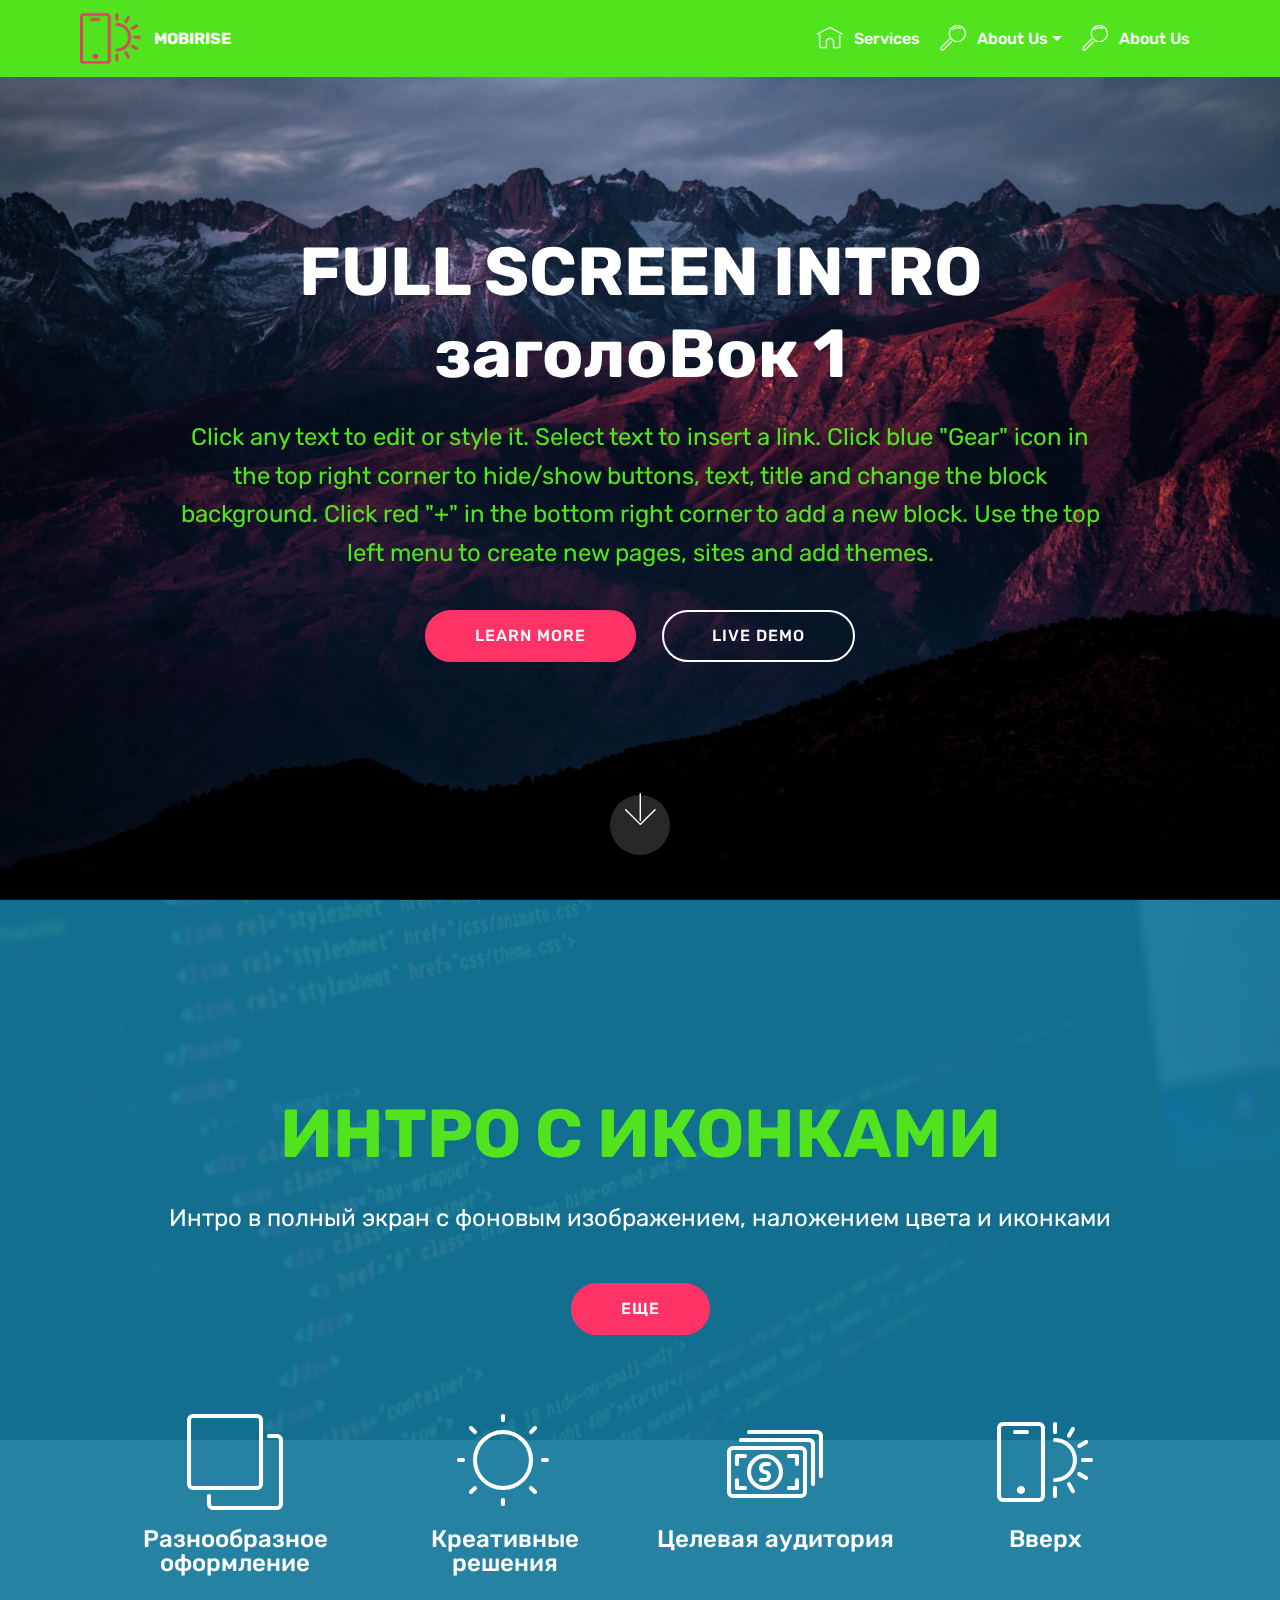
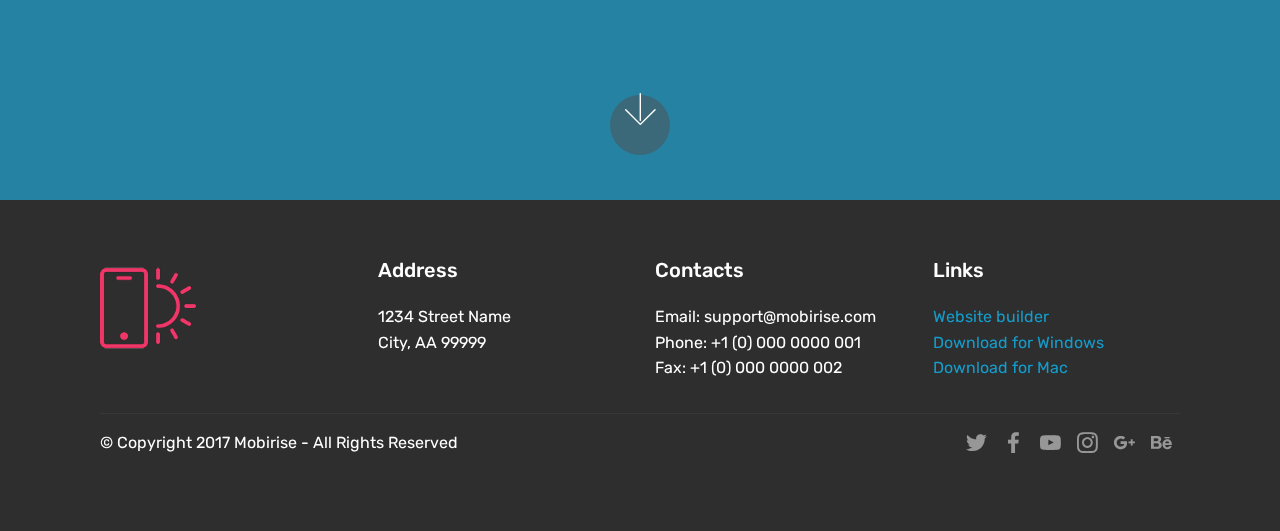
<file: index.html>
<!DOCTYPE html>
<html >
<head>
  <!-- Site made with Mobirise Website Builder v4.7.7, https://mobirise.com -->
  <meta charset="UTF-8">
  <meta http-equiv="X-UA-Compatible" content="IE=edge">
  <meta name="generator" content="Mobirise v4.7.7, mobirise.com">
  <meta name="viewport" content="width=device-width, initial-scale=1, minimum-scale=1">
  <link rel="shortcut icon" href="assets/images/logo2.png" type="image/x-icon">
  <meta name="description" content="">
  <title>Home</title>
  <link rel="stylesheet" href="assets/web/assets/mobirise-icons/mobirise-icons.css">
  <link rel="stylesheet" href="assets/tether/tether.min.css">
  <link rel="stylesheet" href="assets/bootstrap/css/bootstrap.min.css">
  <link rel="stylesheet" href="assets/bootstrap/css/bootstrap-grid.min.css">
  <link rel="stylesheet" href="assets/bootstrap/css/bootstrap-reboot.min.css">
  <link rel="stylesheet" href="assets/socicon/css/styles.css">
  <link rel="stylesheet" href="assets/dropdown/css/style.css">
  <link rel="stylesheet" href="assets/theme/css/style.css">
  <link rel="stylesheet" href="assets/mobirise/css/mbr-additional.css" type="text/css">
  
  
  
</head>
<body>
  <section class="menu cid-qTkzRZLJNu" once="menu" id="menu1-0">

    

    <nav class="navbar navbar-expand beta-menu navbar-dropdown align-items-center navbar-fixed-top navbar-toggleable-sm">
        <button class="navbar-toggler navbar-toggler-right" type="button" data-toggle="collapse" data-target="#navbarSupportedContent" aria-controls="navbarSupportedContent" aria-expanded="false" aria-label="Toggle navigation">
            <div class="hamburger">
                <span></span>
                <span></span>
                <span></span>
                <span></span>
            </div>
        </button>
        <div class="menu-logo">
            <div class="navbar-brand">
                <span class="navbar-logo">
                    <a href="https://mobirise.com">
                         <img src="assets/images/logo2.png" alt="Mobirise" style="height: 3.8rem;">
                    </a>
                </span>
                <span class="navbar-caption-wrap">
                    <a class="navbar-caption text-white display-4" href="https://mobirise.com">
                        MOBIRISE
                    </a>
                </span>
            </div>
        </div>
        <div class="collapse navbar-collapse" id="navbarSupportedContent">
            <ul class="navbar-nav nav-dropdown nav-right" data-app-modern-menu="true"><li class="nav-item">
                    <a class="nav-link link text-white display-4" href="index.html">
                        <span class="mbri-home mbr-iconfont mbr-iconfont-btn"></span>
                        Services
                    </a>
                </li>
                <li class="nav-item dropdown">
                    <a class="nav-link link text-white dropdown-toggle display-4" href="https://mobirise.com" data-toggle="dropdown-submenu" aria-expanded="false">
                        <span class="mbri-search mbr-iconfont mbr-iconfont-btn"></span>
                        About Us
                    </a><div class="dropdown-menu"><a class="text-white dropdown-item display-4" href="https://mobirise.com">New Item</a></div>
                </li><li class="nav-item"><a class="nav-link link text-white display-4" href="page1.html" aria-expanded="false">
                        <span class="mbri-search mbr-iconfont mbr-iconfont-btn"></span>
                        About Us
                    </a></li></ul>
            
        </div>
    </nav>
</section>

<section class="engine"><a href="https://mobirise.me/w">free html5 templates</a></section><section class="cid-qTkA127IK8 mbr-fullscreen mbr-parallax-background" id="header2-1">

    

    

    <div class="container align-center">
        <div class="row justify-content-md-center">
            <div class="mbr-white col-md-10">
                <h1 class="mbr-section-title mbr-bold pb-3 mbr-fonts-style display-1">
                    FULL SCREEN INTRO<br>заголоВок 1 
                </h1>
                
                <p class="mbr-text pb-3 mbr-fonts-style display-5">
                    Click any text to edit or style it. Select text to insert a link. Click blue "Gear" icon in the top right corner to hide/show buttons, text, title and change the block background. Click red "+" in the bottom right corner to add a new block. Use the top left menu to create new pages, sites and add themes.
                </p>
                <div class="mbr-section-btn"><a class="btn btn-md btn-secondary display-4" href="https://mobirise.com">LEARN MORE</a>
                    <a class="btn btn-md btn-white-outline display-4" href="https://mobirise.com">LIVE DEMO</a></div>
            </div>
        </div>
    </div>
    <div class="mbr-arrow hidden-sm-down" aria-hidden="true">
        <a href="#next">
            <i class="mbri-down mbr-iconfont"></i>
        </a>
    </div>
</section>

<section class="header12 cid-qTZszpgi9x mbr-fullscreen mbr-parallax-background" id="header12-b">

    

    <div class="mbr-overlay" style="opacity: 0.9; background-color: rgb(15, 118, 153);">
    </div>

    <div class="container  ">
            <div class="media-container">
                <div class="col-md-12 align-center">
                    <h1 class="mbr-section-title pb-3 mbr-white mbr-bold mbr-fonts-style display-1">
                        ИНТРО С ИКОНКАМИ
                    </h1>
                    <p class="mbr-text pb-3 mbr-white mbr-fonts-style display-5">
                        Интро в полный экран с фоновым изображением, наложением цвета и иконками
                    </p>
                    <div class="mbr-section-btn align-center py-2">
                        <a class="btn btn-md btn-secondary display-4" href="https://mobirise.com">ЕЩЕ</a>
                    </div>

                    <div class="icons-media-container mbr-white">
                        <div class="card col-12 col-md-6 col-lg-3">
                            <div class="icon-block">
                            <a href="https://mobirise.com/">
                                <span class="mbri-layers mbr-iconfont"></span>
                            </a>
                            </div>
                            <h5 class="mbr-fonts-style display-5">
                                Разнообразное оформление
                            </h5>
                        </div>

                        <div class="card col-12 col-md-6 col-lg-3">
                            <div class="icon-block">
                                <a href="https://mobirise.com/">
                                    <span class="mbri-sun mbr-iconfont"></span>
                                </a>
                            </div>
                            <h5 class="mbr-fonts-style display-5">
                                Креативные решения
                            </h5>
                        </div>

                        <div class="card col-12 col-md-6 col-lg-3">
                            <div class="icon-block">
                                <a href="https://mobirise.com/">
                                    <span class="mbri-cash mbr-iconfont"></span>
                                </a>
                            </div>
                            <h5 class="mbr-fonts-style display-5">
                                Целевая аудитория
                            </h5>
                        </div>

                        <div class="card col-12 col-md-6 col-lg-3">
                            <div class="icon-block">
                                <a href="https://mobirise.com/">
                                    <span class="mbri-mobirise mbr-iconfont"></span>
                                </a>
                            </div>
                            <h5 class="mbr-fonts-style display-5">
                                Вверх
                            </h5>
                        </div>
                    </div>
                </div>
            </div>
    </div>

    <div class="mbr-arrow hidden-sm-down" aria-hidden="true">
        <a href="#next">
            <i class="mbri-down mbr-iconfont"></i>
        </a>
    </div>
</section>

<section class="cid-qTkAaeaxX5" id="footer1-2">

    

    

    <div class="container">
        <div class="media-container-row content text-white">
            <div class="col-12 col-md-3">
                <div class="media-wrap">
                    <a href="https://mobirise.com/">
                        <img src="assets/images/logo2.png" alt="Mobirise">
                    </a>
                </div>
            </div>
            <div class="col-12 col-md-3 mbr-fonts-style display-7">
                <h5 class="pb-3">
                    Address
                </h5>
                <p class="mbr-text">
                    1234 Street Name
                    <br>City, AA 99999
                </p>
            </div>
            <div class="col-12 col-md-3 mbr-fonts-style display-7">
                <h5 class="pb-3">
                    Contacts
                </h5>
                <p class="mbr-text">
                    Email: support@mobirise.com
                    <br>Phone: +1 (0) 000 0000 001
                    <br>Fax: +1 (0) 000 0000 002
                </p>
            </div>
            <div class="col-12 col-md-3 mbr-fonts-style display-7">
                <h5 class="pb-3">
                    Links
                </h5>
                <p class="mbr-text">
                    <a class="text-primary" href="https://mobirise.com/">Website builder</a>
                    <br><a class="text-primary" href="https://mobirise.com/mobirise-free-win.zip">Download for Windows</a>
                    <br><a class="text-primary" href="https://mobirise.com/mobirise-free-mac.zip">Download for Mac</a>
                </p>
            </div>
        </div>
        <div class="footer-lower">
            <div class="media-container-row">
                <div class="col-sm-12">
                    <hr>
                </div>
            </div>
            <div class="media-container-row mbr-white">
                <div class="col-sm-6 copyright">
                    <p class="mbr-text mbr-fonts-style display-7">
                        © Copyright 2017 Mobirise - All Rights Reserved
                    </p>
                </div>
                <div class="col-md-6">
                    <div class="social-list align-right">
                        <div class="soc-item">
                            <a href="https://twitter.com/mobirise" target="_blank">
                                <span class="socicon-twitter socicon mbr-iconfont mbr-iconfont-social"></span>
                            </a>
                        </div>
                        <div class="soc-item">
                            <a href="https://www.facebook.com/pages/Mobirise/1616226671953247" target="_blank">
                                <span class="socicon-facebook socicon mbr-iconfont mbr-iconfont-social"></span>
                            </a>
                        </div>
                        <div class="soc-item">
                            <a href="https://www.youtube.com/c/mobirise" target="_blank">
                                <span class="socicon-youtube socicon mbr-iconfont mbr-iconfont-social"></span>
                            </a>
                        </div>
                        <div class="soc-item">
                            <a href="https://instagram.com/mobirise" target="_blank">
                                <span class="socicon-instagram socicon mbr-iconfont mbr-iconfont-social"></span>
                            </a>
                        </div>
                        <div class="soc-item">
                            <a href="https://plus.google.com/u/0/+Mobirise" target="_blank">
                                <span class="socicon-googleplus socicon mbr-iconfont mbr-iconfont-social"></span>
                            </a>
                        </div>
                        <div class="soc-item">
                            <a href="https://www.behance.net/Mobirise" target="_blank">
                                <span class="socicon-behance socicon mbr-iconfont mbr-iconfont-social"></span>
                            </a>
                        </div>
                    </div>
                </div>
            </div>
        </div>
    </div>
</section>


  <script src="assets/web/assets/jquery/jquery.min.js"></script>
  <script src="assets/popper/popper.min.js"></script>
  <script src="assets/tether/tether.min.js"></script>
  <script src="assets/bootstrap/js/bootstrap.min.js"></script>
  <script src="assets/smoothscroll/smooth-scroll.js"></script>
  <script src="assets/touchswipe/jquery.touch-swipe.min.js"></script>
  <script src="assets/parallax/jarallax.min.js"></script>
  <script src="assets/vimeoplayer/jquery.mb.vimeo_player.js"></script>
  <script src="assets/dropdown/js/script.min.js"></script>
  <script src="assets/theme/js/script.js"></script>
  
  
</body>
</html>
</file>
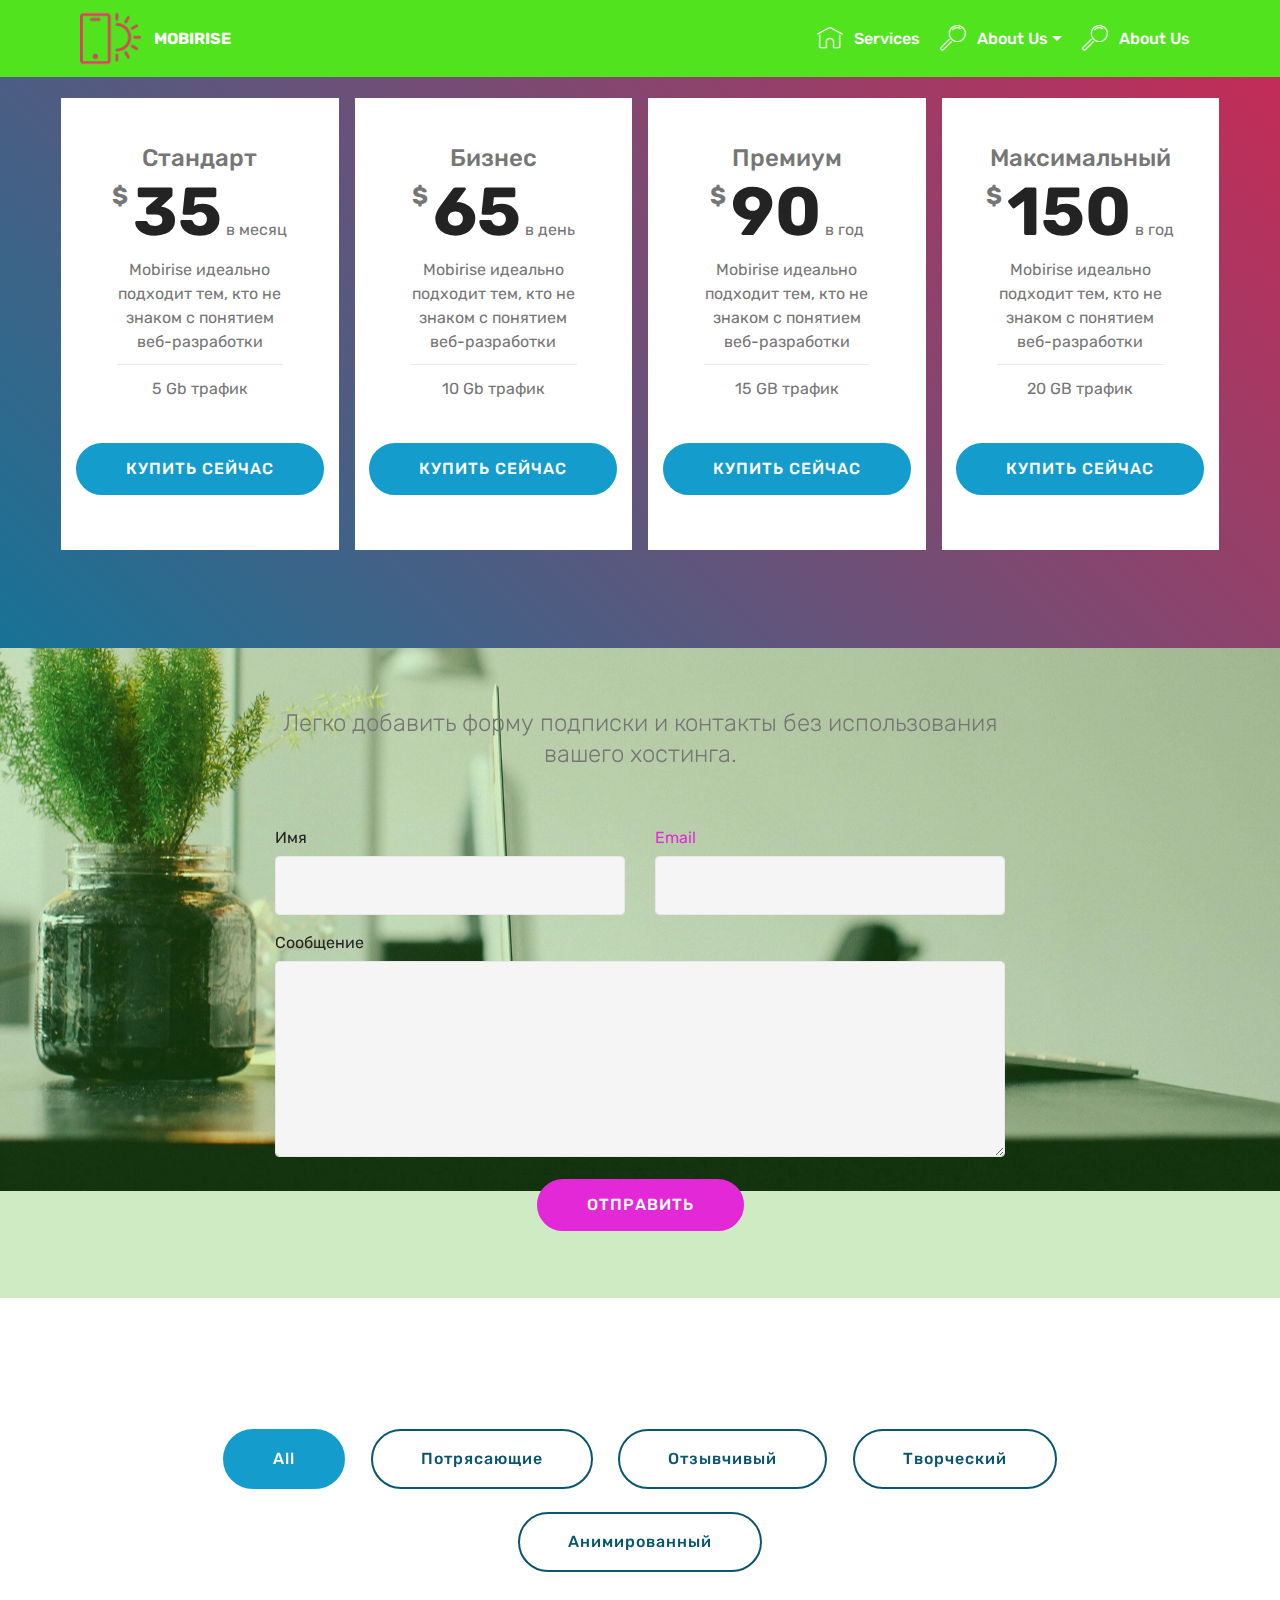
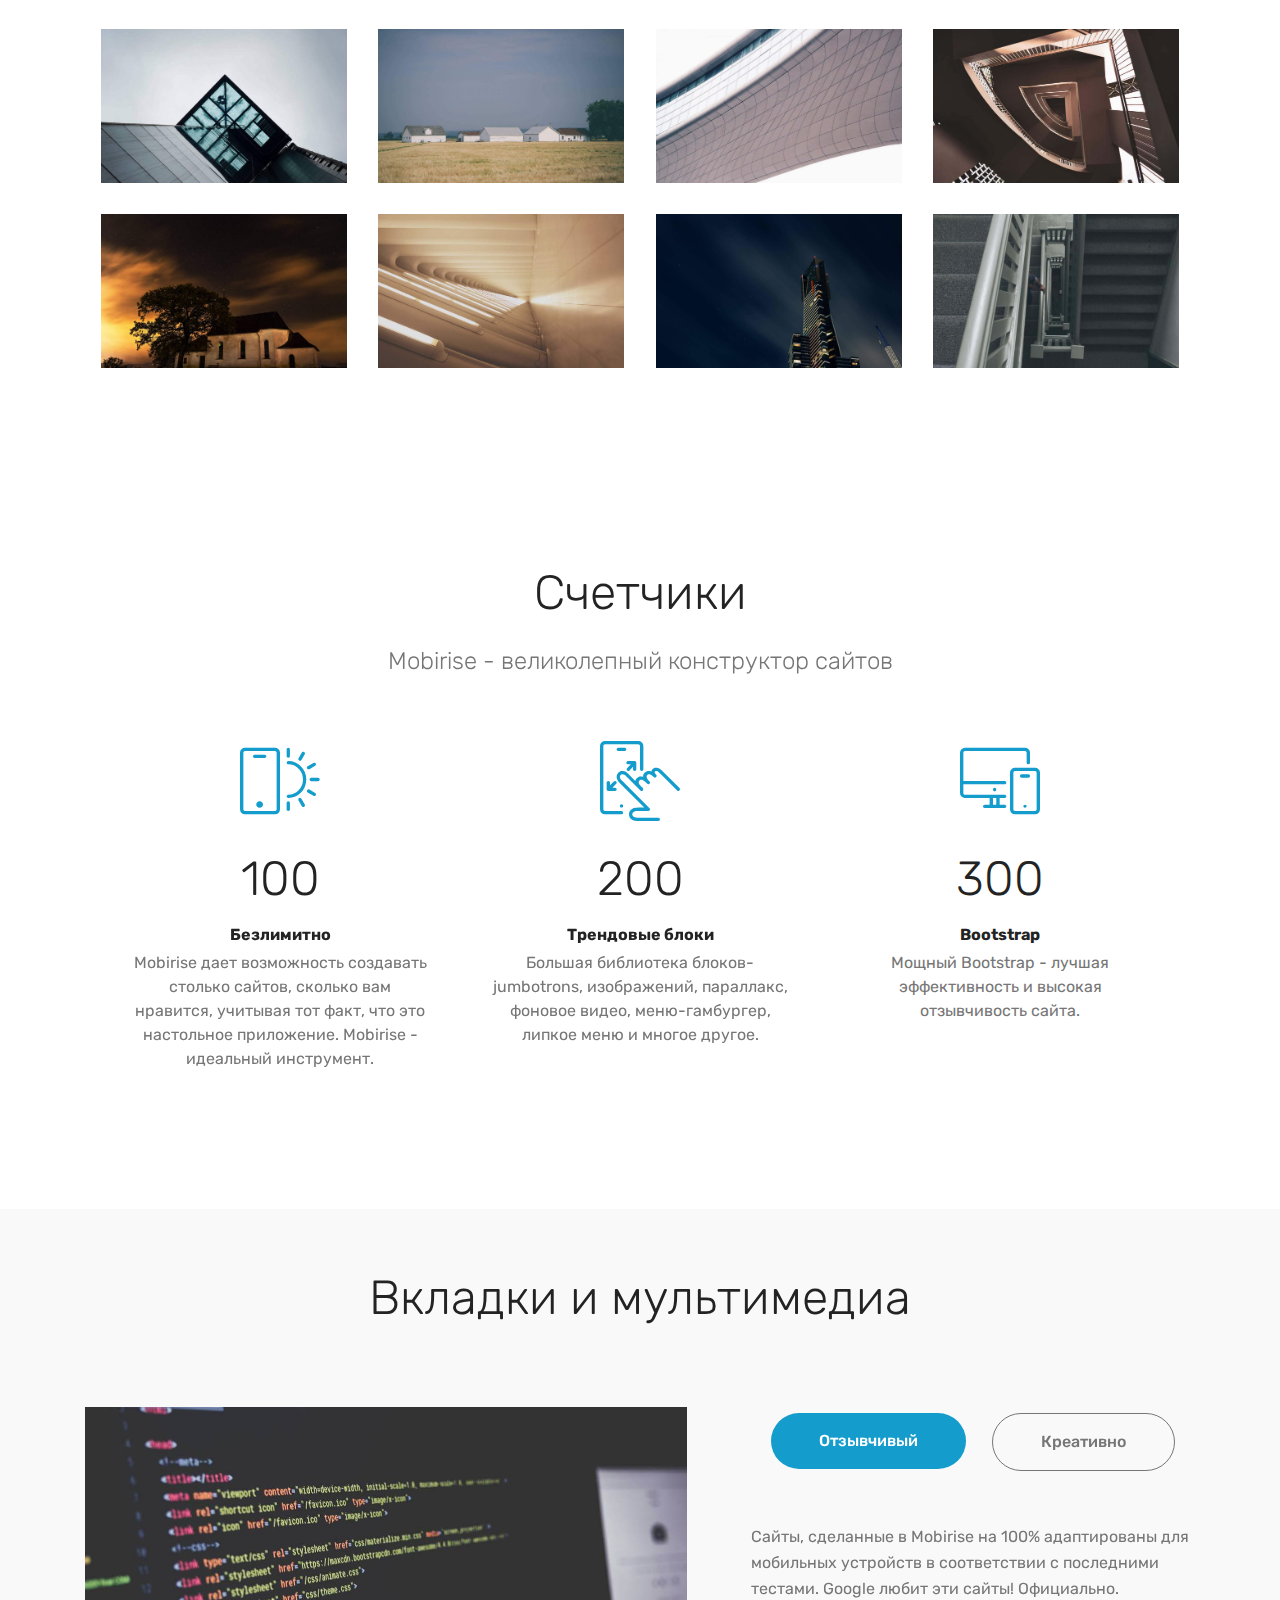
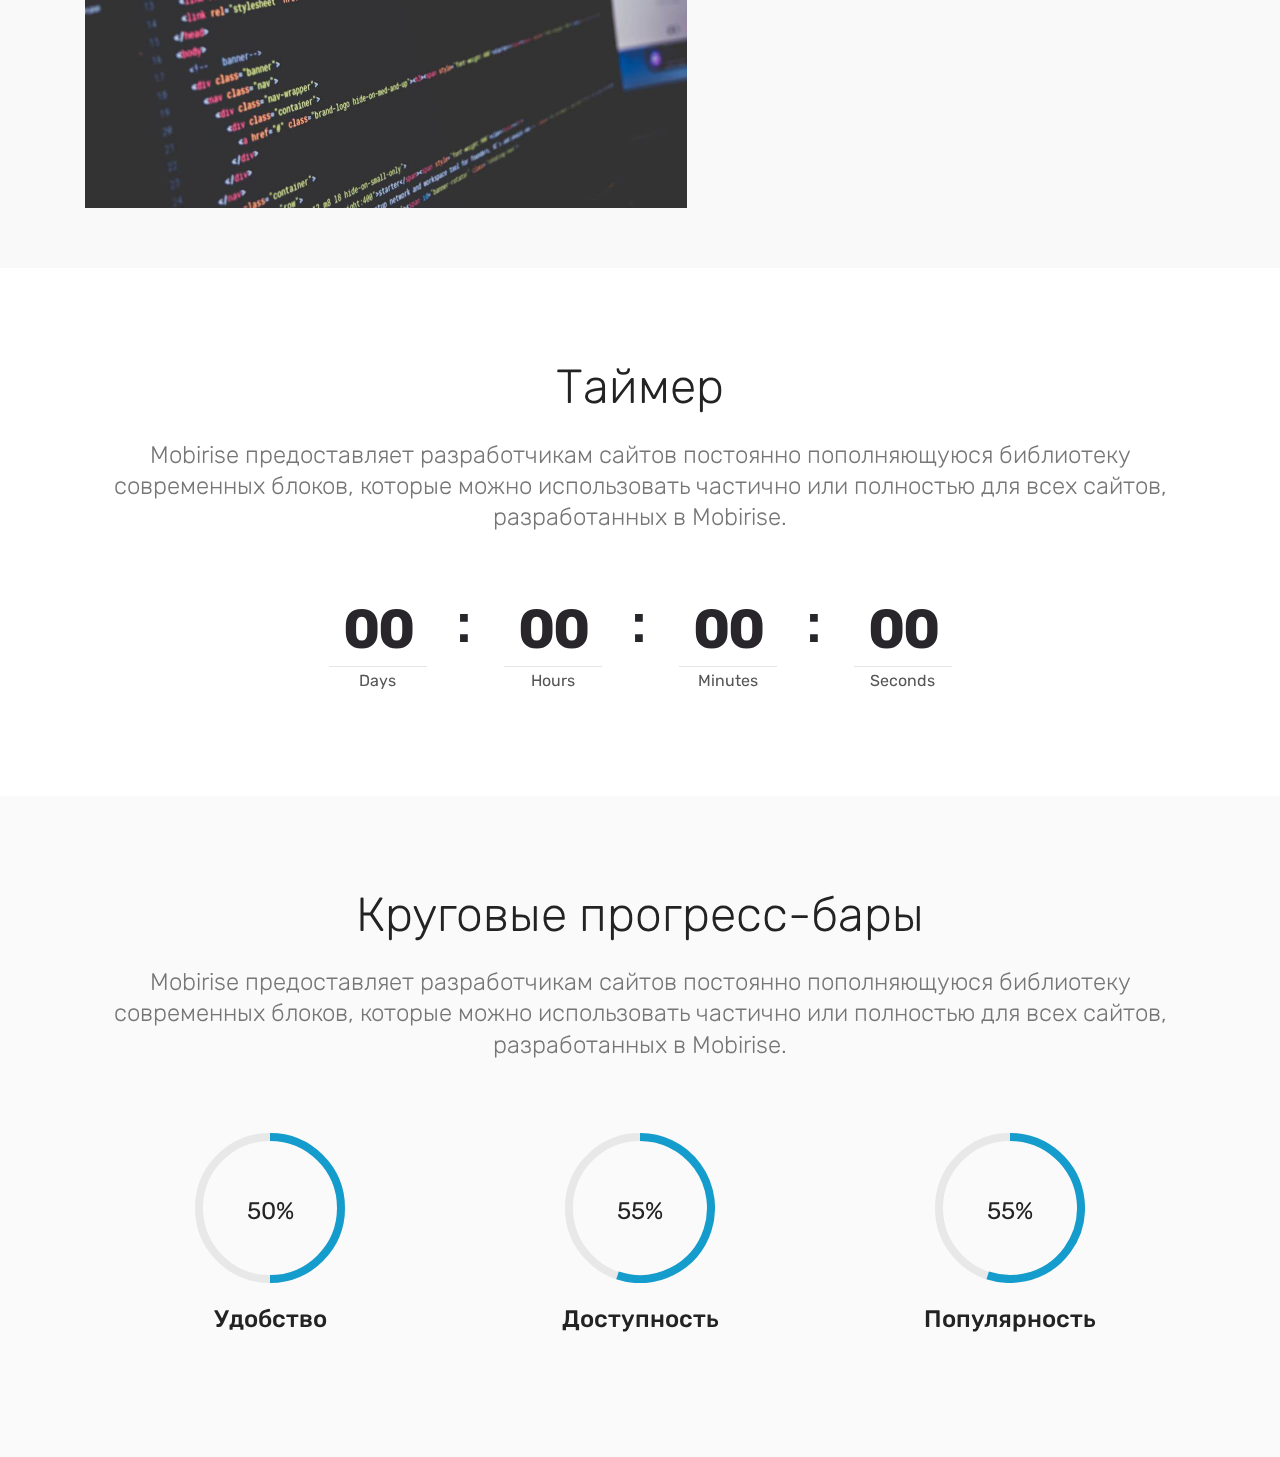
<file: page1.html>
<!DOCTYPE html>
<html >
<head>
  <!-- Site made with Mobirise Website Builder v4.7.7, https://mobirise.com -->
  <meta charset="UTF-8">
  <meta http-equiv="X-UA-Compatible" content="IE=edge">
  <meta name="generator" content="Mobirise v4.7.7, mobirise.com">
  <meta name="viewport" content="width=device-width, initial-scale=1, minimum-scale=1">
  <link rel="shortcut icon" href="assets/images/logo2.png" type="image/x-icon">
  <meta name="description" content="Website Generator Description">
  <title>About</title>
  <link rel="stylesheet" href="assets/web/assets/mobirise-icons/mobirise-icons.css">
  <link rel="stylesheet" href="assets/tether/tether.min.css">
  <link rel="stylesheet" href="assets/bootstrap/css/bootstrap.min.css">
  <link rel="stylesheet" href="assets/bootstrap/css/bootstrap-grid.min.css">
  <link rel="stylesheet" href="assets/bootstrap/css/bootstrap-reboot.min.css">
  <link rel="stylesheet" href="assets/dropdown/css/style.css">
  <link rel="stylesheet" href="assets/as-pie-progress/css/progress.min.css">
  <link rel="stylesheet" href="assets/theme/css/style.css">
  <link rel="stylesheet" href="assets/gallery/style.css">
  <link rel="stylesheet" href="assets/mobirise/css/mbr-additional.css" type="text/css">
  
  
  
</head>
<body>
  <section class="menu cid-qTkzRZLJNu" once="menu" id="menu1-3">

    

    <nav class="navbar navbar-expand beta-menu navbar-dropdown align-items-center navbar-fixed-top navbar-toggleable-sm">
        <button class="navbar-toggler navbar-toggler-right" type="button" data-toggle="collapse" data-target="#navbarSupportedContent" aria-controls="navbarSupportedContent" aria-expanded="false" aria-label="Toggle navigation">
            <div class="hamburger">
                <span></span>
                <span></span>
                <span></span>
                <span></span>
            </div>
        </button>
        <div class="menu-logo">
            <div class="navbar-brand">
                <span class="navbar-logo">
                    <a href="https://mobirise.com">
                         <img src="assets/images/logo2.png" alt="Mobirise" style="height: 3.8rem;">
                    </a>
                </span>
                <span class="navbar-caption-wrap">
                    <a class="navbar-caption text-white display-4" href="https://mobirise.com">
                        MOBIRISE
                    </a>
                </span>
            </div>
        </div>
        <div class="collapse navbar-collapse" id="navbarSupportedContent">
            <ul class="navbar-nav nav-dropdown nav-right" data-app-modern-menu="true"><li class="nav-item">
                    <a class="nav-link link text-white display-4" href="index.html">
                        <span class="mbri-home mbr-iconfont mbr-iconfont-btn"></span>
                        Services
                    </a>
                </li>
                <li class="nav-item dropdown">
                    <a class="nav-link link text-white dropdown-toggle display-4" href="https://mobirise.com" data-toggle="dropdown-submenu" aria-expanded="false">
                        <span class="mbri-search mbr-iconfont mbr-iconfont-btn"></span>
                        About Us
                    </a><div class="dropdown-menu"><a class="text-white dropdown-item display-4" href="https://mobirise.com">New Item</a></div>
                </li><li class="nav-item"><a class="nav-link link text-white display-4" href="page1.html" aria-expanded="false">
                        <span class="mbri-search mbr-iconfont mbr-iconfont-btn"></span>
                        About Us
                    </a></li></ul>
            
        </div>
    </nav>
</section>

<section class="engine"><a href="https://mobirise.me/w">free html5 templates</a></section><section class="cid-qTIGCqnU1W" id="pricing-tables1-4">

    

    
    <div class="container">
        <div class="media-container-row">

            <div class="plan col-12 mx-2 my-2 justify-content-center col-lg-3">
                <div class="plan-header text-center pt-5">
                    <h3 class="plan-title mbr-fonts-style display-5">
                        Стандарт
                    </h3>
                    <div class="plan-price">
                        <span class="price-value mbr-fonts-style display-5">
                            $
                        </span>
                        <span class="price-figure mbr-fonts-style display-1">
                              35</span>
                        <small class="price-term mbr-fonts-style display-7">
                            в месяц
                        </small>
                    </div>
                </div>
                <div class="plan-body pb-5">
                    <div class="plan-list align-center">
                        <ul class="list-group list-group-flush mbr-fonts-style display-7">
                            <li class="list-group-item">
                                Mobirise идеально подходит тем, кто не знаком с понятием веб-разработки
                            </li>
                            <li class="list-group-item">
                                5 Gb трафик
                            </li>
                        </ul>
                    </div>
                    <div class="mbr-section-btn text-center pt-4">
                        <a href="https://mobirise.com" class="btn btn-primary display-4">КУПИТЬ СЕЙЧАС</a>
                    </div>
                </div>
            </div>

            <div class="plan col-12 mx-2 my-2 justify-content-center col-lg-3">
                <div class="plan-header text-center pt-5">
                    <h3 class="plan-title mbr-fonts-style display-5">
                        Бизнес
                    </h3>
                    <div class="plan-price">
                        <span class="price-value mbr-fonts-style display-5">
                            $
                        </span>
                        <span class="price-figure mbr-fonts-style display-1">
                            65</span>
                        <small class="price-term mbr-fonts-style display-7">
                            в день
                        </small>
                    </div>
                </div>
                <div class="plan-body pb-5">
                    <div class="plan-list align-center">
                        <ul class="list-group list-group-flush mbr-fonts-style display-7">
                            <li class="list-group-item">
                                Mobirise идеально подходит тем, кто не знаком с понятием веб-разработки
                            </li>
                            <li class="list-group-item">
                                10 Gb трафик
                            </li>
                        </ul>
                    </div>
                    <div class="mbr-section-btn text-center pt-4">
                        <a href="https://mobirise.com" class="btn btn-primary display-4">КУПИТЬ СЕЙЧАС</a>
                    </div>
                </div>
            </div>

            <div class="plan col-12 mx-2 my-2 justify-content-center col-lg-3">
                <div class="plan-header text-center pt-5">
                    <h3 class="plan-title mbr-fonts-style display-5">
                        Премиум
                    </h3>
                    <div class="plan-price">
                        <span class="price-value mbr-fonts-style display-5">
                            $
                        </span>
                        <span class="price-figure mbr-fonts-style display-1">
                            90</span>
                        <small class="price-term mbr-fonts-style display-7">
                            в год
                        </small>
                    </div>
                </div>
                <div class="plan-body pb-5">
                    <div class="plan-list align-center">
                        <ul class="list-group list-group-flush mbr-fonts-style display-7">
                            <li class="list-group-item">
                                Mobirise идеально подходит тем, кто не знаком с понятием веб-разработки
                            </li>
                            <li class="list-group-item">
                                15 GB трафик
                            </li>
                        </ul>
                    </div>
                    <div class="mbr-section-btn text-center pt-4">
                        <a href="https://mobirise.com" class="btn btn-primary display-4">КУПИТЬ СЕЙЧАС</a>
                    </div>
                </div>
            </div>

            <div class="plan col-12 mx-2 my-2 justify-content-center col-lg-3">
                <div class="plan-header text-center pt-5">
                    <h3 class="plan-title mbr-fonts-style display-5">
                        Максимальный
                    </h3>
                    <div class="plan-price">
                        <span class="price-value mbr-fonts-style display-5">
                            $
                        </span>
                        <span class="price-figure mbr-fonts-style display-1">
                            150</span>
                        <small class="price-term mbr-fonts-style display-7">
                            в год
                        </small>
                    </div>
                </div>
                <div class="plan-body pb-5">
                    <div class="plan-list align-center">
                        <ul class="list-group list-group-flush mbr-fonts-style display-7">
                            <li class="list-group-item">
                                Mobirise идеально подходит тем, кто не знаком с понятием веб-разработки
                            </li>
                            <li class="list-group-item">
                                20 GB трафик
                            </li>
                        </ul>
                    </div>
                    <div class="mbr-section-btn text-center pt-4">
                        <a href="https://mobirise.com" class="btn btn-primary display-4">КУПИТЬ СЕЙЧАС</a>
                    </div>
                </div>
            </div>
        </div>
    </div>
</section>

<section class="mbr-section form1 cid-qTIHn0LoJg mbr-parallax-background" id="form1-a">

    

    <div class="mbr-overlay" style="opacity: 0.2; background-color: rgb(80, 227, 30);">
    </div>
    <div class="container">
        <div class="row justify-content-center">
            <div class="title col-12 col-lg-8">
                
                <h3 class="mbr-section-subtitle align-center mbr-light pb-3 mbr-fonts-style display-5">
                    Легко добавить форму подписки и контакты без использования вашего хостинга.
                </h3>
            </div>
        </div>
    </div>
    <div class="container">
        <div class="row justify-content-center">
            <div class="media-container-column col-lg-8" data-form-type="formoid">
                    <div data-form-alert="" hidden="">Спасибо за заполнение анкеты!</div>
            
                    <form class="mbr-form" action="https://mobirise.com/" method="post" data-form-title="Mobirise Form"><input type="hidden" name="email" data-form-email="true" value="4gJNG1KqI1kF72/HlvWrjDv3HGHebZIkthEdN5yUgCTkgRazWLULPmbrSgx/dm/+tb5AANG3oqiWsECeIg5zKS62bqRxpqjbH97ZuovoVQKWEqH/nwadw8TUEAosKjBU" data-form-field="Email">
                        <div class="row row-sm-offset">
                            <div class="col-md-4 multi-horizontal" data-for="name">
                                <div class="form-group">
                                    <label class="form-control-label mbr-fonts-style display-7" for="name-form1-a">Имя</label>
                                    <input type="text" class="form-control" name="name" data-form-field="Name" required="" id="name-form1-a">
                                </div>
                            </div>
                            <div class="col-md-4 multi-horizontal" data-for="email">
                                <div class="form-group">
                                    <label class="form-control-label mbr-fonts-style display-7" for="email-form1-a"><a href="page1.html#gallery2-6" class="text-success">Email</a></label>
                                    <input type="email" class="form-control" name="email" data-form-field="Email" required="" id="email-form1-a">
                                </div>
                            </div>
                            
                        </div>
                        <div class="form-group" data-for="message">
                            <label class="form-control-label mbr-fonts-style display-7" for="message-form1-a">Сообщение</label>
                            <textarea type="text" class="form-control" name="message" rows="7" data-form-field="Message" id="message-form1-a"></textarea>
                        </div>
            
                        <span class="input-group-btn"><button href="" type="submit" class="btn btn-form btn-success display-4">ОТПРАВИТЬ</button></span>
                    </form>
            </div>
        </div>
    </div>
</section>

<section class="mbr-gallery mbr-slider-carousel cid-qTIH8pXP1R" id="gallery2-6">

    

    <div class="container">
        <div><!-- Filter --><div class="mbr-gallery-filter container gallery-filter-active"><ul buttons="0"><li class="mbr-gallery-filter-all"><a class="btn btn-md btn-primary-outline active display-7" href="">All</a></li></ul></div><!-- Gallery --><div class="mbr-gallery-row"><div class="mbr-gallery-layout-default"><div><div><div class="mbr-gallery-item mbr-gallery-item--p2" data-video-url="false" data-tags="Потрясающие"><div href="#lb-gallery2-6" data-slide-to="0" data-toggle="modal"><img src="assets/images/gallery00.jpg" alt="" title=""><span class="icon-focus"></span></div></div><div class="mbr-gallery-item mbr-gallery-item--p2" data-video-url="false" data-tags="Отзывчивый"><div href="#lb-gallery2-6" data-slide-to="1" data-toggle="modal"><img src="assets/images/gallery01.jpg" alt="" title=""><span class="icon-focus"></span></div></div><div class="mbr-gallery-item mbr-gallery-item--p2" data-video-url="false" data-tags="Творческий"><div href="#lb-gallery2-6" data-slide-to="2" data-toggle="modal"><img src="assets/images/gallery02.jpg" alt="" title=""><span class="icon-focus"></span></div></div><div class="mbr-gallery-item mbr-gallery-item--p2" data-video-url="false" data-tags="Анимированный"><div href="#lb-gallery2-6" data-slide-to="3" data-toggle="modal"><img src="assets/images/gallery03.jpg" alt="" title=""><span class="icon-focus"></span></div></div><div class="mbr-gallery-item mbr-gallery-item--p2" data-video-url="false" data-tags="Потрясающие"><div href="#lb-gallery2-6" data-slide-to="4" data-toggle="modal"><img src="assets/images/gallery04.jpg" alt="" title=""><span class="icon-focus"></span></div></div><div class="mbr-gallery-item mbr-gallery-item--p2" data-video-url="false" data-tags="Потрясающие"><div href="#lb-gallery2-6" data-slide-to="5" data-toggle="modal"><img src="assets/images/gallery05.jpg" alt="" title=""><span class="icon-focus"></span></div></div><div class="mbr-gallery-item mbr-gallery-item--p2" data-video-url="false" data-tags="Отзывчивый"><div href="#lb-gallery2-6" data-slide-to="6" data-toggle="modal"><img src="assets/images/gallery06.jpg" alt="" title=""><span class="icon-focus"></span></div></div><div class="mbr-gallery-item mbr-gallery-item--p2" data-video-url="false" data-tags="Анимированный"><div href="#lb-gallery2-6" data-slide-to="7" data-toggle="modal"><img src="assets/images/gallery07.jpg" alt="" title=""><span class="icon-focus"></span></div></div></div></div><div class="clearfix"></div></div></div><!-- Lightbox --><div data-app-prevent-settings="" class="mbr-slider modal fade carousel slide" tabindex="-1" data-keyboard="true" data-interval="false" id="lb-gallery2-6"><div class="modal-dialog"><div class="modal-content"><div class="modal-body"><div class="carousel-inner"><div class="carousel-item active"><img src="assets/images/gallery00.jpg" alt="" title=""></div><div class="carousel-item"><img src="assets/images/gallery01.jpg" alt="" title=""></div><div class="carousel-item"><img src="assets/images/gallery02.jpg" alt="" title=""></div><div class="carousel-item"><img src="assets/images/gallery03.jpg" alt="" title=""></div><div class="carousel-item"><img src="assets/images/gallery04.jpg" alt="" title=""></div><div class="carousel-item"><img src="assets/images/gallery05.jpg" alt="" title=""></div><div class="carousel-item"><img src="assets/images/gallery06.jpg" alt="" title=""></div><div class="carousel-item"><img src="assets/images/gallery07.jpg" alt="" title=""></div></div><a class="carousel-control carousel-control-prev" role="button" data-slide="prev" href="#lb-gallery2-6"><span class="mbri-left mbr-iconfont" aria-hidden="true"></span><span class="sr-only">Previous</span></a><a class="carousel-control carousel-control-next" role="button" data-slide="next" href="#lb-gallery2-6"><span class="mbri-right mbr-iconfont" aria-hidden="true"></span><span class="sr-only">Next</span></a><a class="close" href="#" role="button" data-dismiss="modal"><span class="sr-only">Close</span></a></div></div></div></div></div>
    </div>

</section>

<section class="counters1 counters cid-qTIHecorVA" id="counters1-7">

    

    

    <div class="container">
        <h2 class="mbr-section-title pb-3 align-center mbr-fonts-style display-2">
            Счетчики
        </h2>
        <h3 class="mbr-section-subtitle mbr-fonts-style display-5">
            Mobirise - великолепный конструктор сайтов
        </h3>

        <div class="container pt-4 mt-2">
            <div class="media-container-row">
                <div class="card p-3 align-center col-12 col-md-6 col-lg-4">
                    <div class="panel-item p-3">
                        <div class="card-img pb-3">
                            <span class="mbri-mobirise mbr-iconfont"></span>
                        </div>

                        <div class="card-text">
                            <h3 class="count pt-3 pb-3 mbr-fonts-style display-2">
                                  100
                            </h3>
                            <h4 class="mbr-content-title mbr-bold mbr-fonts-style display-7">
                                Безлимитно
                            </h4>
                            <p class="mbr-content-text mbr-fonts-style display-7">
                                Mobirise дает возможность создавать столько сайтов, сколько вам нравится, учитывая тот факт, что это настольное приложение. Mobirise - идеальный инструмент.
                            </p>
                        </div>
                    </div>
                </div>


                <div class="card p-3 align-center col-12 col-md-6 col-lg-4">
                    <div class="panel-item p-3">
                        <div class="card-img pb-3">
                            <span class="mbri-touch-swipe mbr-iconfont"></span>
                        </div>
                        <div class="card-text">
                            <h3 class="count pt-3 pb-3 mbr-fonts-style display-2">
                                  200
                            </h3>
                            <h4 class="mbr-content-title mbr-bold mbr-fonts-style display-7">
                                Трендовые блоки
                            </h4>
                            <p class="mbr-content-text mbr-fonts-style display-7">
                                    Большая библиотека блоков-jumbotrons, изображений, параллакс, фоновое видео, меню-гамбургер, липкое меню и многое другое.
                            </p>
                        </div>
                    </div>
                </div>

                <div class="card p-3 align-center col-12 col-md-6 col-lg-4">
                    <div class="panel-item p-3">
                        <div class="card-img pb-3">
                            <span class="mbri-responsive mbr-iconfont"></span>
                        </div>
                        <div class="card-text">
                            <h3 class="count pt-3 pb-3 mbr-fonts-style display-2">
                                  300
                            </h3>
                            <h4 class="mbr-content-title mbr-bold mbr-fonts-style display-7">
                                Bootstrap
                            </h4>
                            <p class="mbr-content-text mbr-fonts-style display-7">
                                    Мощный Bootstrap - лучшая эффективность и высокая отзывчивость сайта.
                            </p>
                        </div>
                    </div>
                </div>


                
            </div>
        </div>
   </div>
</section>

<section class="tabs4 cid-qTIGGn7DnX" id="tabs4-5">

    

    

    <div class="container">
        <h2 class="mbr-section-title align-center pb-3 mbr-fonts-style display-2">
            Вкладки и мультимедиа
        </h2>
        

        <div class="media-container-row mt-5 pt-3">
            <div class="mbr-figure" style="width: 60%;">
                <img src="assets/images/03.jpg" alt="Mobirise">
            </div>
            <div class="tabs-container">
                <ul class="nav nav-tabs" role="tablist">
                    <li class="nav-item">
                        <a class="nav-link active mbr-fonts-style display-7" role="tab" data-toggle="tab" href="#tab1">
                            Отзывчивый
                        </a>
                    </li>
                    <li class="nav-item">
                        <a class="nav-link mbr-fonts-style display-7" role="tab" data-toggle="tab" href="#tab2">
                            Креативно
                        </a>
                    </li>
                    
                    
                    
                    
                </ul>
                <div class="tab-content">
                    <div id="tab1" class="tab-pane in active" role="tabpanel">
                        <div class="row">
                            <div class="col-md-12">
                                <p class="mbr-text py-5 mbr-fonts-style display-7">
                                    Сайты, сделанные в Mobirise на 100% адаптированы для мобильных устройств в соответствии с последними тестами. Google любит эти сайты! Официально.
                                </p>
                            </div>
                        </div>
                    </div>
                    <div id="tab2" class="tab-pane" role="tabpanel">
                        <div class="row">
                            <div class="col-md-12">
                                <p class="mbr-text py-5 mbr-fonts-style display-7">
                                    Mobirise темы основаны на Bootstrap 3 и Bootstrap 4 -самой мощной мобильной платформе. Даже если вы не разбираетесь в коде, вы можете стать частью большого сообщества Bootstrap.</p>
                            </div>
                        </div>
                    </div>
                    <div id="tab3" class="tab-pane" role="tabpanel">
                        <div class="row">
                            <div class="col-md-12">
                                <p class="mbr-text py-5 mbr-fonts-style display-7">
                                    Выберите из готовых блоков - полноэкранный интро, bootstrap карусель, контент-слайдер, галерею изображений с лайтбоксом, параллаксом, фоновым видео, меню-гамбургером, липким заголовок и многое другое.
                                </p>
                            </div>
                        </div>
                    </div>
                    <div id="tab4" class="tab-pane" role="tabpanel">
                        <div class="row">
                            <div class="col-md-12">
                                <p class="mbr-text py-5 mbr-fonts-style display-7">
                                    Сайты, сделанные в Mobirise на 100% адаптированы для мобильных устройств в соответствии с последними тестами. Google любит эти сайты! Официально.
                                </p>
                            </div>
                        </div>
                    </div>
                    <div id="tab5" class="tab-pane" role="tabpanel">
                        <div class="row">
                            <div class="col-md-12">
                                <p class="mbr-text py-5 mbr-fonts-style display-7">
                                    Mobirise темы основаны на Bootstrap 3 и Bootstrap 4 -самой мощной мобильной платформе. Даже если вы не разбираетесь в коде, вы можете стать частью большого сообщества Bootstrap.
                                </p>
                            </div>
                        </div>
                    </div>
                    <div id="tab6" class="tab-pane" role="tabpanel">
                        <div class="row">
                            <div class="col-md-12">
                                <p class="mbr-text py-5 mbr-fonts-style display-7">
                                    Выберите из готовых блоков - полноэкранный интро, bootstrap карусель, контент-слайдер, галерею изображений с лайтбоксом, параллаксом, фоновым видео, меню-гамбургером, липким заголовок и многое другое.
                                </p>
                            </div>
                        </div>
                    </div>
                </div>
            </div>
        </div>
    </div>
</section>

<section class="countdown1 cid-qTIHfcnly4" id="countdown1-8">
    
    
    
    <div class="container ">
        <h2 class="mbr-section-title pb-3 align-center mbr-fonts-style display-2">
            Таймер
        </h2>
        <h3 class="mbr-section-subtitle align-center mbr-fonts-style display-5">
            Mobirise предоставляет разработчикам сайтов постоянно пополняющуюся библиотеку современных блоков, которые можно использовать частично или полностью для всех сайтов, разработанных в Mobirise.
        </h3>
        
    </div>
    <div class="container countdown-cont align-center">
        <div class="daysCountdown" title="Days"></div>
        <div class="hoursCountdown" title="Hours"></div> 
        <div class="minutesCountdown" title="Minutes"></div> 
        <div class="secondsCountdown" title="Seconds"></div>
        <div class="countdown pt-5 mt-2" data-due-date="2018/01/01"> 
        </div>
    </div>
</section>

<section class="progress-bars3 cid-qTIHiKifTN" id="progress-bars3-9">
 
     

    
    
    <div class="container">
        <h2 class="mbr-section-title pb-3 align-center mbr-fonts-style display-2">
            Круговые прогресс-бары
        </h2>

        <h3 class="mbr-section-subtitle mbr-fonts-style display-5">
            Mobirise предоставляет разработчикам сайтов постоянно пополняющуюся библиотеку современных блоков, которые можно использовать частично или полностью для всех сайтов, разработанных в Mobirise.
        </h3>
    
        <div class="media-container-row pt-5 mt-2">
            <div class="card p-3 align-center">
                <div class="wrap">
                    <div class="pie_progress progress1" role="progressbar" data-goal="50">
                        <p class="pie_progress__number mbr-fonts-style display-5"></p>
                    </div>
                </div> 
                <div class="mbr-crt-title pt-3">
                    <h4 class="card-title py-2 mbr-fonts-style display-5">
                        Удобство
                    </h4>
                </div>                 
            </div>

            <div class="card p-3 align-center">
                <div class="wrap">
                    <div class="pie_progress progress2" role="progressbar" data-goal="60">
                        <p class="pie_progress__number mbr-fonts-style display-5"></p>
                    </div>
                </div> 
                <div class="mbr-crt-title pt-3">
                    <h4 class="card-title py-2 mbr-fonts-style display-5">
                        Доступность
                    </h4>
                </div>                 
            </div>

            <div class="card p-3 align-center">
                <div class="wrap">
                    <div class="pie_progress progress3" role="progressbar" data-goal="70">
                        <p class="pie_progress__number mbr-fonts-style display-5"></p>
                    </div>
                </div> 
                <div class="mbr-crt-title pt-3">
                    <h4 class="card-title py-2 mbr-fonts-style display-5">
                        Популярность
                    </h4>
                </div>                 
            </div>

            

            

            
        </div>
</div></section>


  <script src="assets/web/assets/jquery/jquery.min.js"></script>
  <script src="assets/popper/popper.min.js"></script>
  <script src="assets/tether/tether.min.js"></script>
  <script src="assets/bootstrap/js/bootstrap.min.js"></script>
  <script src="assets/smoothscroll/smooth-scroll.js"></script>
  <script src="assets/dropdown/js/script.min.js"></script>
  <script src="assets/touchswipe/jquery.touch-swipe.min.js"></script>
  <script src="assets/parallax/jarallax.min.js"></script>
  <script src="assets/masonry/masonry.pkgd.min.js"></script>
  <script src="assets/imagesloaded/imagesloaded.pkgd.min.js"></script>
  <script src="assets/bootstrapcarouselswipe/bootstrap-carousel-swipe.js"></script>
  <script src="assets/as-pie-progress/jquery-as-pie-progress.min.js"></script>
  <script src="assets/vimeoplayer/jquery.mb.vimeo_player.js"></script>
  <script src="assets/countdown/jquery.countdown.min.js"></script>
  <script src="assets/viewportchecker/jquery.viewportchecker.js"></script>
  <script src="assets/mbr-tabs/mbr-tabs.js"></script>
  <script src="assets/theme/js/script.js"></script>
  <script src="assets/slidervideo/script.js"></script>
  <script src="assets/gallery/player.min.js"></script>
  <script src="assets/gallery/script.js"></script>
  <script src="assets/formoid/formoid.min.js"></script>
  
  
</body>
</html>
</file>
<file: assets/web/assets/mobirise-icons/mobirise-icons.css>
@font-face {
  font-family: 'MobiriseIcons';
  src:  url('mobirise-icons.eot?spat4u');
  src:  url('mobirise-icons.eot?spat4u#iefix') format('embedded-opentype'),
    url('mobirise-icons.ttf?spat4u') format('truetype'),
    url('mobirise-icons.woff?spat4u') format('woff'),
    url('mobirise-icons.svg?spat4u#MobiriseIcons') format('svg');
  font-weight: normal;
  font-style: normal;
}

[class^="mbri-"], [class*=" mbri-"] {
  /* use !important to prevent issues with browser extensions that change fonts */
  font-family: MobiriseIcons !important;
  speak: none;
  font-style: normal;
  font-weight: normal;
  font-variant: normal;
  text-transform: none;
  line-height: 1;

  /* Better Font Rendering =========== */
  -webkit-font-smoothing: antialiased;
  -moz-osx-font-smoothing: grayscale;
}

.mbri-add-submenu:before {
  content: "\e900";
}
.mbri-alert:before {
  content: "\e901";
}
.mbri-align-center:before {
  content: "\e902";
}
.mbri-align-justify:before {
  content: "\e903";
}
.mbri-align-left:before {
  content: "\e904";
}
.mbri-align-right:before {
  content: "\e905";
}
.mbri-android:before {
  content: "\e906";
}
.mbri-apple:before {
  content: "\e907";
}
.mbri-arrow-down:before {
  content: "\e908";
}
.mbri-arrow-next:before {
  content: "\e909";
}
.mbri-arrow-prev:before {
  content: "\e90a";
}
.mbri-arrow-up:before {
  content: "\e90b";
}
.mbri-bold:before {
  content: "\e90c";
}
.mbri-bookmark:before {
  content: "\e90d";
}
.mbri-bootstrap:before {
  content: "\e90e";
}
.mbri-briefcase:before {
  content: "\e90f";
}
.mbri-browse:before {
  content: "\e910";
}
.mbri-bulleted-list:before {
  content: "\e911";
}
.mbri-calendar:before {
  content: "\e912";
}
.mbri-camera:before {
  content: "\e913";
}
.mbri-cart-add:before {
  content: "\e914";
}
.mbri-cart-full:before {
  content: "\e915";
}
.mbri-cash:before {
  content: "\e916";
}
.mbri-change-style:before {
  content: "\e917";
}
.mbri-chat:before {
  content: "\e918";
}
.mbri-clock:before {
  content: "\e919";
}
.mbri-close:before {
  content: "\e91a";
}
.mbri-cloud:before {
  content: "\e91b";
}
.mbri-code:before {
  content: "\e91c";
}
.mbri-contact-form:before {
  content: "\e91d";
}
.mbri-credit-card:before {
  content: "\e91e";
}
.mbri-cursor-click:before {
  content: "\e91f";
}
.mbri-cust-feedback:before {
  content: "\e920";
}
.mbri-database:before {
  content: "\e921";
}
.mbri-delivery:before {
  content: "\e922";
}
.mbri-desktop:before {
  content: "\e923";
}
.mbri-devices:before {
  content: "\e924";
}
.mbri-down:before {
  content: "\e925";
}
.mbri-download:before {
  content: "\e989";
}
.mbri-drag-n-drop:before {
  content: "\e927";
}
.mbri-drag-n-drop2:before {
  content: "\e928";
}
.mbri-edit:before {
  content: "\e929";
}
.mbri-edit2:before {
  content: "\e92a";
}
.mbri-error:before {
  content: "\e92b";
}
.mbri-extension:before {
  content: "\e92c";
}
.mbri-features:before {
  content: "\e92d";
}
.mbri-file:before {
  content: "\e92e";
}
.mbri-flag:before {
  content: "\e92f";
}
.mbri-folder:before {
  content: "\e930";
}
.mbri-gift:before {
  content: "\e931";
}
.mbri-github:before {
  content: "\e932";
}
.mbri-globe:before {
  content: "\e933";
}
.mbri-globe-2:before {
  content: "\e934";
}
.mbri-growing-chart:before {
  content: "\e935";
}
.mbri-hearth:before {
  content: "\e936";
}
.mbri-help:before {
  content: "\e937";
}
.mbri-home:before {
  content: "\e938";
}
.mbri-hot-cup:before {
  content: "\e939";
}
.mbri-idea:before {
  content: "\e93a";
}
.mbri-image-gallery:before {
  content: "\e93b";
}
.mbri-image-slider:before {
  content: "\e93c";
}
.mbri-info:before {
  content: "\e93d";
}
.mbri-italic:before {
  content: "\e93e";
}
.mbri-key:before {
  content: "\e93f";
}
.mbri-laptop:before {
  content: "\e940";
}
.mbri-layers:before {
  content: "\e941";
}
.mbri-left-right:before {
  content: "\e942";
}
.mbri-left:before {
  content: "\e943";
}
.mbri-letter:before {
  content: "\e944";
}
.mbri-like:before {
  content: "\e945";
}
.mbri-link:before {
  content: "\e946";
}
.mbri-lock:before {
  content: "\e947";
}
.mbri-login:before {
  content: "\e948";
}
.mbri-logout:before {
  content: "\e949";
}
.mbri-magic-stick:before {
  content: "\e94a";
}
.mbri-map-pin:before {
  content: "\e94b";
}
.mbri-menu:before {
  content: "\e94c";
}
.mbri-mobile:before {
  content: "\e94d";
}
.mbri-mobile2:before {
  content: "\e94e";
}
.mbri-mobirise:before {
  content: "\e94f";
}
.mbri-more-horizontal:before {
  content: "\e950";
}
.mbri-more-vertical:before {
  content: "\e951";
}
.mbri-music:before {
  content: "\e952";
}
.mbri-new-file:before {
  content: "\e953";
}
.mbri-numbered-list:before {
  content: "\e954";
}
.mbri-opened-folder:before {
  content: "\e955";
}
.mbri-pages:before {
  content: "\e956";
}
.mbri-paper-plane:before {
  content: "\e957";
}
.mbri-paperclip:before {
  content: "\e958";
}
.mbri-photo:before {
  content: "\e959";
}
.mbri-photos:before {
  content: "\e95a";
}
.mbri-pin:before {
  content: "\e95b";
}
.mbri-play:before {
  content: "\e95c";
}
.mbri-plus:before {
  content: "\e95d";
}
.mbri-preview:before {
  content: "\e95e";
}
.mbri-print:before {
  content: "\e95f";
}
.mbri-protect:before {
  content: "\e960";
}
.mbri-question:before {
  content: "\e961";
}
.mbri-quote-left:before {
  content: "\e962";
}
.mbri-quote-right:before {
  content: "\e963";
}
.mbri-refresh:before {
  content: "\e964";
}
.mbri-responsive:before {
  content: "\e965";
}
.mbri-right:before {
  content: "\e966";
}
.mbri-rocket:before {
  content: "\e967";
}
.mbri-sad-face:before {
  content: "\e968";
}
.mbri-sale:before {
  content: "\e969";
}
.mbri-save:before {
  content: "\e96a";
}
.mbri-search:before {
  content: "\e96b";
}
.mbri-setting:before {
  content: "\e96c";
}
.mbri-setting2:before {
  content: "\e96d";
}
.mbri-setting3:before {
  content: "\e96e";
}
.mbri-share:before {
  content: "\e96f";
}
.mbri-shopping-bag:before {
  content: "\e970";
}
.mbri-shopping-basket:before {
  content: "\e971";
}
.mbri-shopping-cart:before {
  content: "\e972";
}
.mbri-sites:before {
  content: "\e973";
}
.mbri-smile-face:before {
  content: "\e974";
}
.mbri-speed:before {
  content: "\e975";
}
.mbri-star:before {
  content: "\e976";
}
.mbri-success:before {
  content: "\e977";
}
.mbri-sun:before {
  content: "\e978";
}
.mbri-sun2:before {
  content: "\e979";
}
.mbri-tablet:before {
  content: "\e97a";
}
.mbri-tablet-vertical:before {
  content: "\e97b";
}
.mbri-target:before {
  content: "\e97c";
}
.mbri-timer:before {
  content: "\e97d";
}
.mbri-to-ftp:before {
  content: "\e97e";
}
.mbri-to-local-drive:before {
  content: "\e97f";
}
.mbri-touch-swipe:before {
  content: "\e980";
}
.mbri-touch:before {
  content: "\e981";
}
.mbri-trash:before {
  content: "\e982";
}
.mbri-underline:before {
  content: "\e983";
}
.mbri-unlink:before {
  content: "\e984";
}
.mbri-unlock:before {
  content: "\e985";
}
.mbri-up-down:before {
  content: "\e986";
}
.mbri-up:before {
  content: "\e987";
}
.mbri-update:before {
  content: "\e988";
}
.mbri-upload:before {
 content: "\e926"; 
}
.mbri-user:before {
  content: "\e98a";
}
.mbri-user2:before {
  content: "\e98b";
}
.mbri-users:before {
  content: "\e98c";
}
.mbri-video:before {
  content: "\e98d";
}
.mbri-video-play:before {
  content: "\e98e";
}
.mbri-watch:before {
  content: "\e98f";
}
.mbri-website-theme:before {
  content: "\e990";
}
.mbri-wifi:before {
  content: "\e991";
}
.mbri-windows:before {
  content: "\e992";
}
.mbri-zoom-out:before {
  content: "\e993";
}
.mbri-redo:before {
  content: "\e994";
}
.mbri-undo:before {
  content: "\e995";
}
</file>
<file: assets/socicon/css/styles.css>
@charset "UTF-8";

@font-face {
  font-family: "socicon";
  src:url("../fonts/socicon.eot");
  src:url("../fonts/socicon.eot?#iefix") format("embedded-opentype"),
    url("../fonts/socicon.woff") format("woff"),
    url("../fonts/socicon.ttf") format("truetype"),
    url("../fonts/socicon.svg#socicon") format("svg");
  font-weight: normal;
  font-style: normal;

}

[data-icon]:before {
  font-family: "socicon" !important;
  content: attr(data-icon);
  font-style: normal !important;
  font-weight: normal !important;
  font-variant: normal !important;
  text-transform: none !important;
  speak: none;
  line-height: 1;
  -webkit-font-smoothing: antialiased;
  -moz-osx-font-smoothing: grayscale;
}

[class^="socicon-"]:before,
[class*=" socicon-"]:before {
  font-family: "socicon" !important;
  font-style: normal !important;
  font-weight: normal !important;
  font-variant: normal !important;
  text-transform: none !important;
  speak: none;
  line-height: 1;
  -webkit-font-smoothing: antialiased;
  -moz-osx-font-smoothing: grayscale;
}

.socicon-modelmayhem:before {
  content: "\e000";
}
.socicon-mixcloud:before {
  content: "\e001";
}
.socicon-drupal:before {
  content: "\e002";
}
.socicon-swarm:before {
  content: "\e003";
}
.socicon-istock:before {
  content: "\e004";
}
.socicon-yammer:before {
  content: "\e005";
}
.socicon-ello:before {
  content: "\e006";
}
.socicon-stackoverflow:before {
  content: "\e007";
}
.socicon-persona:before {
  content: "\e008";
}
.socicon-triplej:before {
  content: "\e009";
}
.socicon-houzz:before {
  content: "\e00a";
}
.socicon-rss:before {
  content: "\e00b";
}
.socicon-paypal:before {
  content: "\e00c";
}
.socicon-odnoklassniki:before {
  content: "\e00d";
}
.socicon-airbnb:before {
  content: "\e00e";
}
.socicon-periscope:before {
  content: "\e00f";
}
.socicon-outlook:before {
  content: "\e010";
}
.socicon-coderwall:before {
  content: "\e011";
}
.socicon-tripadvisor:before {
  content: "\e012";
}
.socicon-appnet:before {
  content: "\e013";
}
.socicon-goodreads:before {
  content: "\e014";
}
.socicon-tripit:before {
  content: "\e015";
}
.socicon-lanyrd:before {
  content: "\e016";
}
.socicon-slideshare:before {
  content: "\e017";
}
.socicon-buffer:before {
  content: "\e018";
}
.socicon-disqus:before {
  content: "\e019";
}
.socicon-vkontakte:before {
  content: "\e01a";
}
.socicon-whatsapp:before {
  content: "\e01b";
}
.socicon-patreon:before {
  content: "\e01c";
}
.socicon-storehouse:before {
  content: "\e01d";
}
.socicon-pocket:before {
  content: "\e01e";
}
.socicon-mail:before {
  content: "\e01f";
}
.socicon-blogger:before {
  content: "\e020";
}
.socicon-technorati:before {
  content: "\e021";
}
.socicon-reddit:before {
  content: "\e022";
}
.socicon-dribbble:before {
  content: "\e023";
}
.socicon-stumbleupon:before {
  content: "\e024";
}
.socicon-digg:before {
  content: "\e025";
}
.socicon-envato:before {
  content: "\e026";
}
.socicon-behance:before {
  content: "\e027";
}
.socicon-delicious:before {
  content: "\e028";
}
.socicon-deviantart:before {
  content: "\e029";
}
.socicon-forrst:before {
  content: "\e02a";
}
.socicon-play:before {
  content: "\e02b";
}
.socicon-zerply:before {
  content: "\e02c";
}
.socicon-wikipedia:before {
  content: "\e02d";
}
.socicon-apple:before {
  content: "\e02e";
}
.socicon-flattr:before {
  content: "\e02f";
}
.socicon-github:before {
  content: "\e030";
}
.socicon-renren:before {
  content: "\e031";
}
.socicon-friendfeed:before {
  content: "\e032";
}
.socicon-newsvine:before {
  content: "\e033";
}
.socicon-identica:before {
  content: "\e034";
}
.socicon-bebo:before {
  content: "\e035";
}
.socicon-zynga:before {
  content: "\e036";
}
.socicon-steam:before {
  content: "\e037";
}
.socicon-xbox:before {
  content: "\e038";
}
.socicon-windows:before {
  content: "\e039";
}
.socicon-qq:before {
  content: "\e03a";
}
.socicon-douban:before {
  content: "\e03b";
}
.socicon-meetup:before {
  content: "\e03c";
}
.socicon-playstation:before {
  content: "\e03d";
}
.socicon-android:before {
  content: "\e03e";
}
.socicon-snapchat:before {
  content: "\e03f";
}
.socicon-twitter:before {
  content: "\e040";
}
.socicon-facebook:before {
  content: "\e041";
}
.socicon-googleplus:before {
  content: "\e042";
}
.socicon-pinterest:before {
  content: "\e043";
}
.socicon-foursquare:before {
  content: "\e044";
}
.socicon-yahoo:before {
  content: "\e045";
}
.socicon-skype:before {
  content: "\e046";
}
.socicon-yelp:before {
  content: "\e047";
}
.socicon-feedburner:before {
  content: "\e048";
}
.socicon-linkedin:before {
  content: "\e049";
}
.socicon-viadeo:before {
  content: "\e04a";
}
.socicon-xing:before {
  content: "\e04b";
}
.socicon-myspace:before {
  content: "\e04c";
}
.socicon-soundcloud:before {
  content: "\e04d";
}
.socicon-spotify:before {
  content: "\e04e";
}
.socicon-grooveshark:before {
  content: "\e04f";
}
.socicon-lastfm:before {
  content: "\e050";
}
.socicon-youtube:before {
  content: "\e051";
}
.socicon-vimeo:before {
  content: "\e052";
}
.socicon-dailymotion:before {
  content: "\e053";
}
.socicon-vine:before {
  content: "\e054";
}
.socicon-flickr:before {
  content: "\e055";
}
.socicon-500px:before {
  content: "\e056";
}
.socicon-wordpress:before {
  content: "\e058";
}
.socicon-tumblr:before {
  content: "\e059";
}
.socicon-twitch:before {
  content: "\e05a";
}
.socicon-8tracks:before {
  content: "\e05b";
}
.socicon-amazon:before {
  content: "\e05c";
}
.socicon-icq:before {
  content: "\e05d";
}
.socicon-smugmug:before {
  content: "\e05e";
}
.socicon-ravelry:before {
  content: "\e05f";
}
.socicon-weibo:before {
  content: "\e060";
}
.socicon-baidu:before {
  content: "\e061";
}
.socicon-angellist:before {
  content: "\e062";
}
.socicon-ebay:before {
  content: "\e063";
}
.socicon-imdb:before {
  content: "\e064";
}
.socicon-stayfriends:before {
  content: "\e065";
}
.socicon-residentadvisor:before {
  content: "\e066";
}
.socicon-google:before {
  content: "\e067";
}
.socicon-yandex:before {
  content: "\e068";
}
.socicon-sharethis:before {
  content: "\e069";
}
.socicon-bandcamp:before {
  content: "\e06a";
}
.socicon-itunes:before {
  content: "\e06b";
}
.socicon-deezer:before {
  content: "\e06c";
}
.socicon-telegram:before {
  content: "\e06e";
}
.socicon-openid:before {
  content: "\e06f";
}
.socicon-amplement:before {
  content: "\e070";
}
.socicon-viber:before {
  content: "\e071";
}
.socicon-zomato:before {
  content: "\e072";
}
.socicon-draugiem:before {
  content: "\e074";
}
.socicon-endomodo:before {
  content: "\e075";
}
.socicon-filmweb:before {
  content: "\e076";
}
.socicon-stackexchange:before {
  content: "\e077";
}
.socicon-wykop:before {
  content: "\e078";
}
.socicon-teamspeak:before {
  content: "\e079";
}
.socicon-teamviewer:before {
  content: "\e07a";
}
.socicon-ventrilo:before {
  content: "\e07b";
}
.socicon-younow:before {
  content: "\e07c";
}
.socicon-raidcall:before {
  content: "\e07d";
}
.socicon-mumble:before {
  content: "\e07e";
}
.socicon-medium:before {
  content: "\e06d";
}
.socicon-bebee:before {
  content: "\e07f";
}
.socicon-hitbox:before {
  content: "\e080";
}
.socicon-reverbnation:before {
  content: "\e081";
}
.socicon-formulr:before {
  content: "\e082";
}
.socicon-instagram:before {
  content: "\e057";
}
.socicon-battlenet:before {
  content: "\e083";
}
.socicon-chrome:before {
  content: "\e084";
}
.socicon-discord:before {
  content: "\e086";
}
.socicon-issuu:before {
  content: "\e087";
}
.socicon-macos:before {
  content: "\e088";
}
.socicon-firefox:before {
  content: "\e089";
}
.socicon-opera:before {
  content: "\e08d";
}
.socicon-keybase:before {
  content: "\e090";
}
.socicon-alliance:before {
  content: "\e091";
}
.socicon-livejournal:before {
  content: "\e092";
}
.socicon-googlephotos:before {
  content: "\e093";
}
.socicon-horde:before {
  content: "\e094";
}
.socicon-etsy:before {
  content: "\e095";
}
.socicon-zapier:before {
  content: "\e096";
}
.socicon-google-scholar:before {
  content: "\e097";
}
.socicon-researchgate:before {
  content: "\e098";
}
.socicon-wechat:before {
  content: "\e099";
}
.socicon-strava:before {
  content: "\e09a";
}
.socicon-line:before {
  content: "\e09b";
}
.socicon-lyft:before {
  content: "\e09c";
}
.socicon-uber:before {
  content: "\e09d";
}
.socicon-songkick:before {
  content: "\e09e";
}
.socicon-viewbug:before {
  content: "\e09f";
}
.socicon-googlegroups:before {
  content: "\e0a0";
}
.socicon-quora:before {
  content: "\e073";
}
.socicon-diablo:before {
  content: "\e085";
}
.socicon-blizzard:before {
  content: "\e0a1";
}
.socicon-hearthstone:before {
  content: "\e08b";
}
.socicon-heroes:before {
  content: "\e08a";
}
.socicon-overwatch:before {
  content: "\e08c";
}
.socicon-warcraft:before {
  content: "\e08e";
}
.socicon-starcraft:before {
  content: "\e08f";
}
.socicon-beam:before {
  content: "\e0a2";
}
.socicon-curse:before {
  content: "\e0a3";
}
.socicon-player:before {
  content: "\e0a4";
}
.socicon-streamjar:before {
  content: "\e0a5";
}
.socicon-nintendo:before {
  content: "\e0a6";
}
.socicon-hellocoton:before {
  content: "\e0a7";
}
</file>
<file: assets/dropdown/css/style.css>
.navbar-dropdown {
  left: 0;
  padding: 0;
  position: absolute;
  right: 0;
  top: 0;
  transition: all 0.45s ease;
  z-index: 1030;
  background: #282828; }
  .navbar-dropdown .navbar-logo {
    margin-right: 0.8rem;
    transition: margin 0.3s ease-in-out;
    vertical-align: middle; }
    .navbar-dropdown .navbar-logo img {
      height: 3.125rem;
      transition: all 0.3s ease-in-out; }
    .navbar-dropdown .navbar-logo.mbr-iconfont {
      font-size: 3.125rem;
      line-height: 3.125rem; }
  .navbar-dropdown .navbar-caption {
    font-weight: 700;
    white-space: normal;
    vertical-align: -4px;
    line-height: 3.125rem !important; }
    .navbar-dropdown .navbar-caption, .navbar-dropdown .navbar-caption:hover {
      color: inherit;
      text-decoration: none; }
  .navbar-dropdown .mbr-iconfont + .navbar-caption {
    vertical-align: -1px; }
  .navbar-dropdown.navbar-fixed-top {
    position: fixed; }
  .navbar-dropdown .navbar-brand span {
    vertical-align: -4px; }
  .navbar-dropdown.bg-color.transparent {
    background: none; }
  .navbar-dropdown.navbar-short .navbar-brand {
    padding: 0.625rem 0; }
    .navbar-dropdown.navbar-short .navbar-brand span {
      vertical-align: -1px; }
  .navbar-dropdown.navbar-short .navbar-caption {
    line-height: 2.375rem !important;
    vertical-align: -2px; }
  .navbar-dropdown.navbar-short .navbar-logo {
    margin-right: 0.5rem; }
    .navbar-dropdown.navbar-short .navbar-logo img {
      height: 2.375rem; }
    .navbar-dropdown.navbar-short .navbar-logo.mbr-iconfont {
      font-size: 2.375rem;
      line-height: 2.375rem; }
  .navbar-dropdown.navbar-short .mbr-table-cell {
    height: 3.625rem; }
  .navbar-dropdown .navbar-close {
    left: 0.6875rem;
    position: fixed;
    top: 0.75rem;
    z-index: 1000; }
  .navbar-dropdown .hamburger-icon {
    content: "";
    display: inline-block;
    vertical-align: middle;
    width: 16px;
    -webkit-box-shadow: 0 -6px 0 1px #282828,0 0 0 1px #282828,0 6px 0 1px #282828;
    -moz-box-shadow: 0 -6px 0 1px #282828,0 0 0 1px #282828,0 6px 0 1px #282828;
    box-shadow: 0 -6px 0 1px #282828,0 0 0 1px #282828,0 6px 0 1px #282828; }

.dropdown-menu .dropdown-toggle[data-toggle="dropdown-submenu"]::after {
  border-bottom: 0.35em solid transparent;
  border-left: 0.35em solid;
  border-right: 0;
  border-top: 0.35em solid transparent;
  margin-left: 0.3rem; }

.dropdown-menu .dropdown-item:focus {
  outline: 0; }

.nav-dropdown {
  font-size: 0.75rem;
  font-weight: 500;
  height: auto !important; }
  .nav-dropdown .nav-btn {
    padding-left: 1rem; }
  .nav-dropdown .link {
    margin: .667em 1.667em;
    font-weight: 500;
    padding: 0;
    transition: color .2s ease-in-out; }
    .nav-dropdown .link.dropdown-toggle {
      margin-right: 2.583em; }
      .nav-dropdown .link.dropdown-toggle::after {
        margin-left: .25rem;
        border-top: 0.35em solid;
        border-right: 0.35em solid transparent;
        border-left: 0.35em solid transparent;
        border-bottom: 0; }
      .nav-dropdown .link.dropdown-toggle[aria-expanded="true"] {
        margin: 0;
        padding: 0.667em 3.263em  0.667em 1.667em; }
  .nav-dropdown .link::after,
  .nav-dropdown .dropdown-item::after {
    color: inherit; }
  .nav-dropdown .btn {
    font-size: 0.75rem;
    font-weight: 700;
    letter-spacing: 0;
    margin-bottom: 0;
    padding-left: 1.25rem;
    padding-right: 1.25rem; }
  .nav-dropdown .dropdown-menu {
    border-radius: 0;
    border: 0;
    left: 0;
    margin: 0;
    padding-bottom: 1.25rem;
    padding-top: 1.25rem;
    position: relative; }
  .nav-dropdown .dropdown-submenu {
    margin-left: 0.125rem;
    top: 0; }
  .nav-dropdown .dropdown-item {
    font-weight: 500;
    line-height: 2;
    padding: 0.3846em 4.615em 0.3846em 1.5385em;
    position: relative;
    transition: color .2s ease-in-out, background-color .2s ease-in-out; }
    .nav-dropdown .dropdown-item::after {
      margin-top: -0.3077em;
      position: absolute;
      right: 1.1538em;
      top: 50%; }
    .nav-dropdown .dropdown-item:focus, .nav-dropdown .dropdown-item:hover {
      background: none; }

@media (max-width: 767px) {
  .nav-dropdown.navbar-toggleable-sm {
    bottom: 0;
    display: none;
    left: 0;
    overflow-x: hidden;
    position: fixed;
    top: 0;
    transform: translateX(-100%);
    -ms-transform: translateX(-100%);
    -webkit-transform: translateX(-100%);
    width: 18.75rem;
    z-index: 999; } }
.nav-dropdown.navbar-toggleable-xl {
  bottom: 0;
  display: none;
  left: 0;
  overflow-x: hidden;
  position: fixed;
  top: 0;
  transform: translateX(-100%);
  -ms-transform: translateX(-100%);
  -webkit-transform: translateX(-100%);
  width: 18.75rem;
  z-index: 999; }

.nav-dropdown-sm {
  display: block !important;
  overflow-x: hidden;
  overflow: auto;
  padding-top: 3.875rem; }
  .nav-dropdown-sm::after {
    content: "";
    display: block;
    height: 3rem;
    width: 100%; }
  .nav-dropdown-sm.collapse.in ~ .navbar-close {
    display: block !important; }
  .nav-dropdown-sm.collapsing, .nav-dropdown-sm.collapse.in {
    transform: translateX(0);
    -ms-transform: translateX(0);
    -webkit-transform: translateX(0);
    transition: all 0.25s ease-out;
    -webkit-transition: all 0.25s ease-out;
    background: #282828; }
  .nav-dropdown-sm.collapsing[aria-expanded="false"] {
    transform: translateX(-100%);
    -ms-transform: translateX(-100%);
    -webkit-transform: translateX(-100%); }
  .nav-dropdown-sm .nav-item {
    display: block;
    margin-left: 0 !important;
    padding-left: 0; }
  .nav-dropdown-sm .link,
  .nav-dropdown-sm .dropdown-item {
    border-top: 1px dotted rgba(255, 255, 255, 0.1);
    font-size: 0.8125rem;
    line-height: 1.6;
    margin: 0 !important;
    padding: 0.875rem 2.4rem 0.875rem 1.5625rem !important;
    position: relative;
    white-space: normal; }
    .nav-dropdown-sm .link:focus, .nav-dropdown-sm .link:hover,
    .nav-dropdown-sm .dropdown-item:focus,
    .nav-dropdown-sm .dropdown-item:hover {
      background: rgba(0, 0, 0, 0.2) !important;
      color: #c0a375; }
  .nav-dropdown-sm .nav-btn {
    position: relative;
    padding: 1.5625rem 1.5625rem 0 1.5625rem; }
    .nav-dropdown-sm .nav-btn::before {
      border-top: 1px dotted rgba(255, 255, 255, 0.1);
      content: "";
      left: 0;
      position: absolute;
      top: 0;
      width: 100%; }
    .nav-dropdown-sm .nav-btn + .nav-btn {
      padding-top: 0.625rem; }
      .nav-dropdown-sm .nav-btn + .nav-btn::before {
        display: none; }
  .nav-dropdown-sm .btn {
    padding: 0.625rem 0; }
  .nav-dropdown-sm .dropdown-toggle[data-toggle="dropdown-submenu"]::after {
    margin-left: .25rem;
    border-top: 0.35em solid;
    border-right: 0.35em solid transparent;
    border-left: 0.35em solid transparent;
    border-bottom: 0; }
  .nav-dropdown-sm .dropdown-toggle[data-toggle="dropdown-submenu"][aria-expanded="true"]::after {
    border-top: 0;
    border-right: 0.35em solid transparent;
    border-left: 0.35em solid transparent;
    border-bottom: 0.35em solid; }
  .nav-dropdown-sm .dropdown-menu {
    margin: 0;
    padding: 0;
    position: relative;
    top: 0;
    left: 0;
    width: 100%;
    border: 0;
    float: none;
    border-radius: 0;
    background: none; }
  .nav-dropdown-sm .dropdown-submenu {
    left: 100%;
    margin-left: 0.125rem;
    margin-top: -1.25rem;
    top: 0; }

.navbar-toggleable-sm .nav-dropdown .dropdown-menu {
  position: absolute; }

.navbar-toggleable-sm .nav-dropdown .dropdown-submenu {
  left: 100%;
  margin-left: 0.125rem;
  margin-top: -1.25rem;
  top: 0; }

.navbar-toggleable-sm.opened .nav-dropdown .dropdown-menu {
  position: relative; }

.navbar-toggleable-sm.opened .nav-dropdown .dropdown-submenu {
  left: 0;
  margin-left: 00rem;
  margin-top: 0rem;
  top: 0; }

.is-builder .nav-dropdown.collapsing {
  transition: none !important; }

/*# sourceMappingURL=style.css.map */
</file>
<file: assets/theme/css/style.css>
/*!
 * Mobirise v4 theme (https://mobirise.com/)
 * Copyright 2017 Mobirise
 */
section {
  background-color: #eeeeee; }

section,
.container,
.container-fluid {
  position: relative;
  word-wrap: break-word; }

a.mbr-iconfont:hover {
  text-decoration: none; }

.article .lead p, .article .lead ul, .article .lead ol, .article .lead pre, .article .lead blockquote {
  margin-bottom: 0; }

a {
  font-style: normal;
  font-weight: 400;
  cursor: pointer; }
  a, a:hover {
    text-decoration: none; }

figure {
  margin-bottom: 0; }

body {
  color: #232323; }

h1, h2, h3, h4, h5, h6,
.h1, .h2, .h3, .h4, .h5, .h6,
.display-1, .display-2, .display-3, .display-4 {
  line-height: 1;
  word-break: break-word;
  word-wrap: break-word; }

b, strong {
  font-weight: bold; }

blockquote {
  padding: 10px 0 10px 20px;
  position: relative;
  border-left: 2px solid;
  border-color: #ff3366; }

input:-webkit-autofill, input:-webkit-autofill:hover, input:-webkit-autofill:focus, input:-webkit-autofill:active {
  transition-delay: 9999s;
  transition-property: background-color, color; }

textarea[type="hidden"] {
  display: none; }

body {
  position: relative; }

section {
  background-position: 50% 50%;
  background-repeat: no-repeat;
  background-size: cover; }
  section .mbr-background-video,
  section .mbr-background-video-preview {
    position: absolute;
    bottom: 0;
    left: 0;
    right: 0;
    top: 0; }

.hidden {
  visibility: hidden; }

.mbr-z-index20 {
  z-index: 20; }

/*! Base colors */
.mbr-white {
  color: #ffffff; }

.mbr-black {
  color: #000000; }

.mbr-bg-white {
  background-color: #ffffff; }

.mbr-bg-black {
  background-color: #000000; }

/*! Text-aligns */
.align-left {
  text-align: left; }

.align-center {
  text-align: center; }

.align-right {
  text-align: right; }

@media (max-width: 767px) {
  .align-left, .align-center, .align-right, .mbr-section-btn, .mbr-section-title {
    text-align: center; } }
/*! Font-weight  */
.mbr-light {
  font-weight: 300; }

.mbr-regular {
  font-weight: 400; }

.mbr-semibold {
  font-weight: 500; }

.mbr-bold {
  font-weight: 700; }

/*! Media  */
.media-size-item {
  -webkit-flex: 1 1 auto;
  -moz-flex: 1 1 auto;
  -ms-flex: 1 1 auto;
  -o-flex: 1 1 auto;
  flex: 1 1 auto; }

.media-content {
  -webkit-flex-basis: 100%;
  flex-basis: 100%; }

.media-container-row {
  display: -ms-flexbox;
  display: -webkit-flex;
  display: flex;
  -webkit-flex-direction: row;
  -ms-flex-direction: row;
  flex-direction: row;
  -webkit-flex-wrap: wrap;
  -ms-flex-wrap: wrap;
  flex-wrap: wrap;
  -webkit-justify-content: center;
  -ms-flex-pack: center;
  justify-content: center;
  -webkit-align-content: center;
  -ms-flex-line-pack: center;
  align-content: center;
  -webkit-align-items: start;
  -ms-flex-align: start;
  align-items: start; }
  .media-container-row .media-size-item {
    width: 400px; }

.media-container-column {
  display: -ms-flexbox;
  display: -webkit-flex;
  display: flex;
  -webkit-flex-direction: column;
  -ms-flex-direction: column;
  flex-direction: column;
  -webkit-flex-wrap: wrap;
  -ms-flex-wrap: wrap;
  flex-wrap: wrap;
  -webkit-justify-content: center;
  -ms-flex-pack: center;
  justify-content: center;
  -webkit-align-content: center;
  -ms-flex-line-pack: center;
  align-content: center;
  -webkit-align-items: stretch;
  -ms-flex-align: stretch;
  align-items: stretch; }
  .media-container-column > * {
    width: 100%; }

@media (min-width: 992px) {
  .media-container-row {
    -webkit-flex-wrap: nowrap;
    -ms-flex-wrap: nowrap;
    flex-wrap: nowrap; } }
figure {
  overflow: hidden; }

figure[mbr-media-size] {
  transition: width 0.1s; }

.mbr-figure img, .mbr-figure iframe {
  display: block;
  width: 100%; }

.card {
  background-color: transparent;
  border: none; }

.card-img {
  text-align: center;
  flex-shrink: 0; }

.media {
  max-width: 100%;
  margin: 0 auto; }

.mbr-figure {
  -ms-flex-item-align: center;
  -ms-grid-row-align: center;
  -webkit-align-self: center;
  align-self: center; }

.media-container > div {
  max-width: 100%; }

.mbr-figure img, .card-img img {
  width: 100%; }

@media (max-width: 991px) {
  .media-size-item {
    width: auto !important; }

  .media {
    width: auto; }

  .mbr-figure {
    width: 100% !important; } }
/*! Buttons */
.mbr-section-btn {
  margin-left: -.25rem;
  margin-right: -.25rem;
  font-size: 0; }

nav .mbr-section-btn {
  margin-left: 0rem;
  margin-right: 0rem; }

/*! Btn icon margin */
.btn .mbr-iconfont, .btn.btn-sm .mbr-iconfont {
  cursor: pointer;
  margin-right: 0.5rem; }

.btn.btn-md .mbr-iconfont, .btn.btn-md .mbr-iconfont {
  margin-right: 0.8rem; }

.mbr-regular {
  font-weight: 400; }

.mbr-semibold {
  font-weight: 500; }

.mbr-bold {
  font-weight: 700; }

[type="submit"] {
  -webkit-appearance: none; }

/*! Full-screen */
.mbr-fullscreen .mbr-overlay {
  min-height: 100vh; }

.mbr-fullscreen {
  display: flex;
  display: -webkit-flex;
  display: -moz-flex;
  display: -ms-flex;
  display: -o-flex;
  align-items: center;
  -webkit-align-items: center;
  min-height: 100vh;
  padding-top: 3rem;
  padding-bottom: 3rem; }

/*! Map */
.map {
  height: 25rem;
  position: relative; }
  .map iframe {
    width: 100%;
    height: 100%; }

/* Form */
.form-asterisk {
  font-family: initial;
  position: absolute;
  top: -2px;
  font-weight: normal; }

/*! Scroll to top arrow */
.mbr-arrow-up {
  bottom: 25px;
  right: 90px;
  position: fixed;
  text-align: right;
  z-index: 5000;
  color: #ffffff;
  font-size: 32px;
  transform: rotate(180deg);
  -webkit-transform: rotate(180deg); }

.mbr-arrow-up a {
  background: rgba(0, 0, 0, 0.2);
  border-radius: 3px;
  color: #fff;
  display: inline-block;
  height: 60px;
  width: 60px;
  outline-style: none !important;
  position: relative;
  text-decoration: none;
  transition: all .3s ease-in-out;
  cursor: pointer;
  text-align: center; }
  .mbr-arrow-up a:hover {
    background-color: rgba(0, 0, 0, 0.4); }
  .mbr-arrow-up a i {
    line-height: 60px; }

.mbr-arrow-up-icon {
  display: block;
  color: #fff; }

.mbr-arrow-up-icon::before {
  content: "\203a";
  display: inline-block;
  font-family: serif;
  font-size: 32px;
  line-height: 1;
  font-style: normal;
  position: relative;
  top: 6px;
  left: -4px;
  -webkit-transform: rotate(-90deg);
  transform: rotate(-90deg); }

/*! Arrow Down */
.mbr-arrow {
  position: absolute;
  bottom: 45px;
  left: 50%;
  width: 60px;
  height: 60px;
  cursor: pointer;
  background-color: rgba(80, 80, 80, 0.5);
  border-radius: 50%;
  -webkit-transform: translateX(-50%);
  transform: translateX(-50%); }
  .mbr-arrow > a {
    display: inline-block;
    text-decoration: none;
    outline-style: none;
    -webkit-animation: arrowdown 1.7s ease-in-out infinite;
    animation: arrowdown 1.7s ease-in-out infinite; }
    .mbr-arrow > a > i {
      position: absolute;
      top: -2px;
      left: 15px;
      font-size: 2rem; }

@keyframes arrowdown {
  0% {
    transform: translateY(0px);
    -webkit-transform: translateY(0px); }
  50% {
    transform: translateY(-5px);
    -webkit-transform: translateY(-5px); }
  100% {
    transform: translateY(0px);
    -webkit-transform: translateY(0px); } }
@-webkit-keyframes arrowdown {
  0% {
    transform: translateY(0px);
    -webkit-transform: translateY(0px); }
  50% {
    transform: translateY(-5px);
    -webkit-transform: translateY(-5px); }
  100% {
    transform: translateY(0px);
    -webkit-transform: translateY(0px); } }
@media (max-width: 500px) {
  .mbr-arrow-up {
    left: 50%;
    right: auto;
    transform: translateX(-50%) rotate(180deg);
    -webkit-transform: translateX(-50%) rotate(180deg); } }
/*Gradients animation*/
@keyframes gradient-animation {
  from {
    background-position: 0% 100%;
    animation-timing-function: ease-in-out; }
  to {
    background-position: 100% 0%;
    animation-timing-function: ease-in-out; } }
@-webkit-keyframes gradient-animation {
  from {
    background-position: 0% 100%;
    animation-timing-function: ease-in-out; }
  to {
    background-position: 100% 0%;
    animation-timing-function: ease-in-out; } }
.bg-gradient {
  background-size: 200% 200%;
  animation: gradient-animation 5s infinite alternate;
  -webkit-animation: gradient-animation 5s infinite alternate; }

.menu .navbar-brand {
  display: -webkit-flex; }
  .menu .navbar-brand span {
    display: flex;
    display: -webkit-flex; }
  .menu .navbar-brand .navbar-caption-wrap {
    display: -webkit-flex; }
  .menu .navbar-brand .navbar-logo img {
    display: -webkit-flex; }
@media (min-width: 768px) and (max-width: 991px) {
  .menu .navbar-toggleable-sm .navbar-nav {
    display: -webkit-box;
    display: -webkit-flex;
    display: -ms-flexbox; } }
@media (min-width: 992px) {
  .menu .navbar-nav.nav-dropdown {
    display: -webkit-flex; }
  .menu .navbar-toggleable-sm .navbar-collapse {
    display: -webkit-flex !important; } }

/*# sourceMappingURL=style.css.map */
.engine {
	position: absolute;
	text-indent: -2400px;
	text-align: center;
	padding: 0;
	top: 0;
	left: -2400px;
}
</file>
<file: assets/mobirise/css/mbr-additional.css>
@import url(https://fonts.googleapis.com/css?family=Rubik:300,300i,400,400i,500,500i,700,700i,900,900i);





body {
  font-style: normal;
  line-height: 1.5;
}
.mbr-section-title {
  font-style: normal;
  line-height: 1.2;
}
.mbr-section-subtitle {
  line-height: 1.3;
}
.mbr-text {
  font-style: normal;
  line-height: 1.6;
}
.display-1 {
  font-family: 'Rubik', sans-serif;
  font-size: 4.25rem;
}
.display-1 > .mbr-iconfont {
  font-size: 6.8rem;
}
.display-2 {
  font-family: 'Rubik', sans-serif;
  font-size: 3rem;
}
.display-2 > .mbr-iconfont {
  font-size: 4.8rem;
}
.display-4 {
  font-family: 'Rubik', sans-serif;
  font-size: 1rem;
}
.display-4 > .mbr-iconfont {
  font-size: 1.6rem;
}
.display-5 {
  font-family: 'Rubik', sans-serif;
  font-size: 1.5rem;
}
.display-5 > .mbr-iconfont {
  font-size: 2.4rem;
}
.display-7 {
  font-family: 'Rubik', sans-serif;
  font-size: 1rem;
}
.display-7 > .mbr-iconfont {
  font-size: 1.6rem;
}
/* ---- Fluid typography for mobile devices ---- */
/* 1.4 - font scale ratio ( bootstrap == 1.42857 ) */
/* 100vw - current viewport width */
/* (48 - 20)  48 == 48rem == 768px, 20 == 20rem == 320px(minimal supported viewport) */
/* 0.65 - min scale variable, may vary */
@media (max-width: 768px) {
  .display-1 {
    font-size: 3.4rem;
    font-size: calc( 2.1374999999999997rem + (4.25 - 2.1374999999999997) * ((100vw - 20rem) / (48 - 20)));
    line-height: calc( 1.4 * (2.1374999999999997rem + (4.25 - 2.1374999999999997) * ((100vw - 20rem) / (48 - 20))));
  }
  .display-2 {
    font-size: 2.4rem;
    font-size: calc( 1.7rem + (3 - 1.7) * ((100vw - 20rem) / (48 - 20)));
    line-height: calc( 1.4 * (1.7rem + (3 - 1.7) * ((100vw - 20rem) / (48 - 20))));
  }
  .display-4 {
    font-size: 0.8rem;
    font-size: calc( 1rem + (1 - 1) * ((100vw - 20rem) / (48 - 20)));
    line-height: calc( 1.4 * (1rem + (1 - 1) * ((100vw - 20rem) / (48 - 20))));
  }
  .display-5 {
    font-size: 1.2rem;
    font-size: calc( 1.175rem + (1.5 - 1.175) * ((100vw - 20rem) / (48 - 20)));
    line-height: calc( 1.4 * (1.175rem + (1.5 - 1.175) * ((100vw - 20rem) / (48 - 20))));
  }
}
/* Buttons */
.btn {
  font-weight: 500;
  border-width: 2px;
  font-style: normal;
  letter-spacing: 1px;
  margin: .4rem .8rem;
  white-space: normal;
  -webkit-transition: all 0.3s ease-in-out;
  -moz-transition: all 0.3s ease-in-out;
  transition: all 0.3s ease-in-out;
  padding: 1rem 3rem;
  border-radius: 3px;
  display: inline-flex;
  align-items: center;
  justify-content: center;
  word-break: break-word;
}
.btn-sm {
  font-weight: 500;
  letter-spacing: 1px;
  -webkit-transition: all 0.3s ease-in-out;
  -moz-transition: all 0.3s ease-in-out;
  transition: all 0.3s ease-in-out;
  padding: 0.6rem 1.5rem;
  border-radius: 3px;
}
.btn-md {
  font-weight: 500;
  letter-spacing: 1px;
  margin: .4rem .8rem !important;
  -webkit-transition: all 0.3s ease-in-out;
  -moz-transition: all 0.3s ease-in-out;
  transition: all 0.3s ease-in-out;
  padding: 1rem 3rem;
  border-radius: 3px;
}
.btn-lg {
  font-weight: 500;
  letter-spacing: 1px;
  margin: .4rem .8rem !important;
  -webkit-transition: all 0.3s ease-in-out;
  -moz-transition: all 0.3s ease-in-out;
  transition: all 0.3s ease-in-out;
  padding: 1.2rem 3.2rem;
  border-radius: 3px;
}
.bg-primary {
  background-color: #149dcc !important;
}
.bg-success {
  background-color: #e228d7 !important;
}
.bg-info {
  background-color: #82786e !important;
}
.bg-warning {
  background-color: #879a9f !important;
}
.bg-danger {
  background-color: #b1a374 !important;
}
.btn-primary,
.btn-primary:active {
  background-color: #149dcc !important;
  border-color: #149dcc !important;
  color: #ffffff !important;
}
.btn-primary:hover,
.btn-primary:focus,
.btn-primary.focus,
.btn-primary.active {
  color: #ffffff !important;
  background-color: #0d6786 !important;
  border-color: #0d6786 !important;
}
.btn-primary.disabled,
.btn-primary:disabled {
  color: #ffffff !important;
  background-color: #0d6786 !important;
  border-color: #0d6786 !important;
}
.btn-secondary,
.btn-secondary:active {
  background-color: #ff3366 !important;
  border-color: #ff3366 !important;
  color: #ffffff !important;
}
.btn-secondary:hover,
.btn-secondary:focus,
.btn-secondary.focus,
.btn-secondary.active {
  color: #ffffff !important;
  background-color: #e50039 !important;
  border-color: #e50039 !important;
}
.btn-secondary.disabled,
.btn-secondary:disabled {
  color: #ffffff !important;
  background-color: #e50039 !important;
  border-color: #e50039 !important;
}
.btn-info,
.btn-info:active {
  background-color: #82786e !important;
  border-color: #82786e !important;
  color: #ffffff !important;
}
.btn-info:hover,
.btn-info:focus,
.btn-info.focus,
.btn-info.active {
  color: #ffffff !important;
  background-color: #59524b !important;
  border-color: #59524b !important;
}
.btn-info.disabled,
.btn-info:disabled {
  color: #ffffff !important;
  background-color: #59524b !important;
  border-color: #59524b !important;
}
.btn-success,
.btn-success:active {
  background-color: #e228d7 !important;
  border-color: #e228d7 !important;
  color: #ffffff !important;
}
.btn-success:hover,
.btn-success:focus,
.btn-success.focus,
.btn-success.active {
  color: #ffffff !important;
  background-color: #a7179e !important;
  border-color: #a7179e !important;
}
.btn-success.disabled,
.btn-success:disabled {
  color: #ffffff !important;
  background-color: #a7179e !important;
  border-color: #a7179e !important;
}
.btn-warning,
.btn-warning:active {
  background-color: #879a9f !important;
  border-color: #879a9f !important;
  color: #ffffff !important;
}
.btn-warning:hover,
.btn-warning:focus,
.btn-warning.focus,
.btn-warning.active {
  color: #ffffff !important;
  background-color: #617479 !important;
  border-color: #617479 !important;
}
.btn-warning.disabled,
.btn-warning:disabled {
  color: #ffffff !important;
  background-color: #617479 !important;
  border-color: #617479 !important;
}
.btn-danger,
.btn-danger:active {
  background-color: #b1a374 !important;
  border-color: #b1a374 !important;
  color: #ffffff !important;
}
.btn-danger:hover,
.btn-danger:focus,
.btn-danger.focus,
.btn-danger.active {
  color: #ffffff !important;
  background-color: #8b7d4e !important;
  border-color: #8b7d4e !important;
}
.btn-danger.disabled,
.btn-danger:disabled {
  color: #ffffff !important;
  background-color: #8b7d4e !important;
  border-color: #8b7d4e !important;
}
.btn-white {
  color: #333333 !important;
}
.btn-white,
.btn-white:active {
  background-color: #ffffff !important;
  border-color: #ffffff !important;
  color: #808080 !important;
}
.btn-white:hover,
.btn-white:focus,
.btn-white.focus,
.btn-white.active {
  color: #808080 !important;
  background-color: #d9d9d9 !important;
  border-color: #d9d9d9 !important;
}
.btn-white.disabled,
.btn-white:disabled {
  color: #808080 !important;
  background-color: #d9d9d9 !important;
  border-color: #d9d9d9 !important;
}
.btn-black,
.btn-black:active {
  background-color: #333333 !important;
  border-color: #333333 !important;
  color: #ffffff !important;
}
.btn-black:hover,
.btn-black:focus,
.btn-black.focus,
.btn-black.active {
  color: #ffffff !important;
  background-color: #0d0d0d !important;
  border-color: #0d0d0d !important;
}
.btn-black.disabled,
.btn-black:disabled {
  color: #ffffff !important;
  background-color: #0d0d0d !important;
  border-color: #0d0d0d !important;
}
.btn-primary-outline,
.btn-primary-outline:active {
  background: none;
  border-color: #0b566f;
  color: #0b566f;
}
.btn-primary-outline:hover,
.btn-primary-outline:focus,
.btn-primary-outline.focus,
.btn-primary-outline.active {
  color: #ffffff;
  background-color: #149dcc;
  border-color: #149dcc;
}
.btn-primary-outline.disabled,
.btn-primary-outline:disabled {
  color: #ffffff !important;
  background-color: #149dcc !important;
  border-color: #149dcc !important;
}
.btn-secondary-outline,
.btn-secondary-outline:active {
  background: none;
  border-color: #cc0033;
  color: #cc0033;
}
.btn-secondary-outline:hover,
.btn-secondary-outline:focus,
.btn-secondary-outline.focus,
.btn-secondary-outline.active {
  color: #ffffff;
  background-color: #ff3366;
  border-color: #ff3366;
}
.btn-secondary-outline.disabled,
.btn-secondary-outline:disabled {
  color: #ffffff !important;
  background-color: #ff3366 !important;
  border-color: #ff3366 !important;
}
.btn-info-outline,
.btn-info-outline:active {
  background: none;
  border-color: #4b453f;
  color: #4b453f;
}
.btn-info-outline:hover,
.btn-info-outline:focus,
.btn-info-outline.focus,
.btn-info-outline.active {
  color: #ffffff;
  background-color: #82786e;
  border-color: #82786e;
}
.btn-info-outline.disabled,
.btn-info-outline:disabled {
  color: #ffffff !important;
  background-color: #82786e !important;
  border-color: #82786e !important;
}
.btn-success-outline,
.btn-success-outline:active {
  background: none;
  border-color: #911389;
  color: #911389;
}
.btn-success-outline:hover,
.btn-success-outline:focus,
.btn-success-outline.focus,
.btn-success-outline.active {
  color: #ffffff;
  background-color: #e228d7;
  border-color: #e228d7;
}
.btn-success-outline.disabled,
.btn-success-outline:disabled {
  color: #ffffff !important;
  background-color: #e228d7 !important;
  border-color: #e228d7 !important;
}
.btn-warning-outline,
.btn-warning-outline:active {
  background: none;
  border-color: #55666b;
  color: #55666b;
}
.btn-warning-outline:hover,
.btn-warning-outline:focus,
.btn-warning-outline.focus,
.btn-warning-outline.active {
  color: #ffffff;
  background-color: #879a9f;
  border-color: #879a9f;
}
.btn-warning-outline.disabled,
.btn-warning-outline:disabled {
  color: #ffffff !important;
  background-color: #879a9f !important;
  border-color: #879a9f !important;
}
.btn-danger-outline,
.btn-danger-outline:active {
  background: none;
  border-color: #7a6e45;
  color: #7a6e45;
}
.btn-danger-outline:hover,
.btn-danger-outline:focus,
.btn-danger-outline.focus,
.btn-danger-outline.active {
  color: #ffffff;
  background-color: #b1a374;
  border-color: #b1a374;
}
.btn-danger-outline.disabled,
.btn-danger-outline:disabled {
  color: #ffffff !important;
  background-color: #b1a374 !important;
  border-color: #b1a374 !important;
}
.btn-black-outline,
.btn-black-outline:active {
  background: none;
  border-color: #000000;
  color: #000000;
}
.btn-black-outline:hover,
.btn-black-outline:focus,
.btn-black-outline.focus,
.btn-black-outline.active {
  color: #ffffff;
  background-color: #333333;
  border-color: #333333;
}
.btn-black-outline.disabled,
.btn-black-outline:disabled {
  color: #ffffff !important;
  background-color: #333333 !important;
  border-color: #333333 !important;
}
.btn-white-outline,
.btn-white-outline:active,
.btn-white-outline.active {
  background: none;
  border-color: #ffffff;
  color: #ffffff;
}
.btn-white-outline:hover,
.btn-white-outline:focus,
.btn-white-outline.focus {
  color: #333333;
  background-color: #ffffff;
  border-color: #ffffff;
}
.text-primary {
  color: #149dcc !important;
}
.text-secondary {
  color: #ff3366 !important;
}
.text-success {
  color: #e228d7 !important;
}
.text-info {
  color: #82786e !important;
}
.text-warning {
  color: #879a9f !important;
}
.text-danger {
  color: #b1a374 !important;
}
.text-white {
  color: #ffffff !important;
}
.text-black {
  color: #000000 !important;
}
a.text-primary:hover,
a.text-primary:focus {
  color: #0b566f !important;
}
a.text-secondary:hover,
a.text-secondary:focus {
  color: #cc0033 !important;
}
a.text-success:hover,
a.text-success:focus {
  color: #911389 !important;
}
a.text-info:hover,
a.text-info:focus {
  color: #4b453f !important;
}
a.text-warning:hover,
a.text-warning:focus {
  color: #55666b !important;
}
a.text-danger:hover,
a.text-danger:focus {
  color: #7a6e45 !important;
}
a.text-white:hover,
a.text-white:focus {
  color: #b3b3b3 !important;
}
a.text-black:hover,
a.text-black:focus {
  color: #4d4d4d !important;
}
.alert-success {
  background-color: #70c770;
}
.alert-info {
  background-color: #82786e;
}
.alert-warning {
  background-color: #879a9f;
}
.alert-danger {
  background-color: #b1a374;
}
.mbr-section-btn a.btn:not(.btn-form) {
  border-radius: 100px;
}
.mbr-section-btn a.btn:not(.btn-form):hover,
.mbr-section-btn a.btn:not(.btn-form):focus {
  box-shadow: none !important;
}
.mbr-section-btn a.btn:not(.btn-form):hover,
.mbr-section-btn a.btn:not(.btn-form):focus {
  box-shadow: 0 10px 40px 0 rgba(0, 0, 0, 0.2) !important;
  -webkit-box-shadow: 0 10px 40px 0 rgba(0, 0, 0, 0.2) !important;
}
.mbr-gallery-filter li a {
  border-radius: 100px !important;
}
.mbr-gallery-filter li.active .btn {
  background-color: #149dcc;
  border-color: #149dcc;
  color: #ffffff;
}
.mbr-gallery-filter li.active .btn:focus {
  box-shadow: none;
}
.nav-tabs .nav-link {
  border-radius: 100px !important;
}
.btn-form {
  border-radius: 0;
}
.btn-form:hover {
  cursor: pointer;
}
a,
a:hover {
  color: #149dcc;
}
.mbr-plan-header.bg-primary .mbr-plan-subtitle,
.mbr-plan-header.bg-primary .mbr-plan-price-desc {
  color: #b4e6f8;
}
.mbr-plan-header.bg-success .mbr-plan-subtitle,
.mbr-plan-header.bg-success .mbr-plan-price-desc {
  color: #fadcf8;
}
.mbr-plan-header.bg-info .mbr-plan-subtitle,
.mbr-plan-header.bg-info .mbr-plan-price-desc {
  color: #beb8b2;
}
.mbr-plan-header.bg-warning .mbr-plan-subtitle,
.mbr-plan-header.bg-warning .mbr-plan-price-desc {
  color: #ced6d8;
}
.mbr-plan-header.bg-danger .mbr-plan-subtitle,
.mbr-plan-header.bg-danger .mbr-plan-price-desc {
  color: #dfd9c6;
}
/* Scroll to top button*/
.scrollToTop_wraper {
  display: none;
}
#scrollToTop a i:before {
  content: '';
  position: absolute;
  height: 40%;
  top: 25%;
  background: #fff;
  width: 2px;
  left: calc(50% - 1px);
}
#scrollToTop a i:after {
  content: '';
  position: absolute;
  display: block;
  border-top: 2px solid #fff;
  border-right: 2px solid #fff;
  width: 40%;
  height: 40%;
  left: 30%;
  bottom: 30%;
  transform: rotate(135deg);
}
/* Others*/
.note-check a[data-value=Rubik] {
  font-style: normal;
}
.mbr-arrow a {
  color: #ffffff;
}
@media (max-width: 767px) {
  .mbr-arrow {
    display: none;
  }
}
.form-control-label {
  position: relative;
  cursor: pointer;
  margin-bottom: .357em;
  padding: 0;
}
.alert {
  color: #ffffff;
  border-radius: 0;
  border: 0;
  font-size: .875rem;
  line-height: 1.5;
  margin-bottom: 1.875rem;
  padding: 1.25rem;
  position: relative;
}
.alert.alert-form::after {
  background-color: inherit;
  bottom: -7px;
  content: "";
  display: block;
  height: 14px;
  left: 50%;
  margin-left: -7px;
  position: absolute;
  transform: rotate(45deg);
  width: 14px;
}
.form-control {
  background-color: #f5f5f5;
  box-shadow: none;
  color: #565656;
  font-family: 'Rubik', sans-serif;
  font-size: 1rem;
  line-height: 1.43;
  min-height: 3.5em;
  padding: 1.07em .5em;
}
.form-control > .mbr-iconfont {
  font-size: 1.6rem;
}
.form-control,
.form-control:focus {
  border: 1px solid #e8e8e8;
}
.form-active .form-control:invalid {
  border-color: red;
}
.mbr-overlay {
  background-color: #000;
  bottom: 0;
  left: 0;
  opacity: .5;
  position: absolute;
  right: 0;
  top: 0;
  z-index: 0;
}
blockquote {
  font-style: italic;
  padding: 10px 0 10px 20px;
  font-size: 1.09rem;
  position: relative;
  border-color: #149dcc;
  border-width: 3px;
}
ul,
ol,
pre,
blockquote {
  margin-bottom: 2.3125rem;
}
pre {
  background: #f4f4f4;
  padding: 10px 24px;
  white-space: pre-wrap;
}
.inactive {
  -webkit-user-select: none;
  -moz-user-select: none;
  -ms-user-select: none;
  user-select: none;
  pointer-events: none;
  -webkit-user-drag: none;
  user-drag: none;
}
.mbr-section__comments .row {
  justify-content: center;
}
/* Forms */
.mbr-form .btn {
  margin: .4rem 0;
}
.mbr-form .input-group-btn a.btn {
  border-radius: 100px !important;
}
.mbr-form .input-group-btn a.btn:hover {
  box-shadow: 0 10px 40px 0 rgba(0, 0, 0, 0.2);
}
.mbr-form .input-group-btn button[type="submit"] {
  border-radius: 100px !important;
  padding: 1rem 3rem;
}
.mbr-form .input-group-btn button[type="submit"]:hover {
  box-shadow: 0 10px 40px 0 rgba(0, 0, 0, 0.2);
}
.form2 .form-control {
  border-top-left-radius: 100px;
  border-bottom-left-radius: 100px;
}
.form2 .input-group-btn a.btn {
  border-top-left-radius: 0 !important;
  border-bottom-left-radius: 0 !important;
}
.form2 .input-group-btn button[type="submit"] {
  border-top-left-radius: 0 !important;
  border-bottom-left-radius: 0 !important;
}
.form3 input[type="email"] {
  border-radius: 100px !important;
}
@media (max-width: 349px) {
  .form2 input[type="email"] {
    border-radius: 100px !important;
  }
  .form2 .input-group-btn a.btn {
    border-radius: 100px !important;
  }
  .form2 .input-group-btn button[type="submit"] {
    border-radius: 100px !important;
  }
}
@media (max-width: 767px) {
  .btn {
    font-size: .75rem !important;
  }
  .btn .mbr-iconfont {
    font-size: 1rem !important;
  }
}
/* Social block */
.btn-social {
  font-size: 20px;
  border-radius: 50%;
  padding: 0;
  width: 44px;
  height: 44px;
  line-height: 44px;
  text-align: center;
  position: relative;
  border: 2px solid #c0a375;
  border-color: #149dcc;
  color: #232323;
  cursor: pointer;
}
.btn-social i {
  top: 0;
  line-height: 44px;
  width: 44px;
}
.btn-social:hover {
  color: #fff;
  background: #149dcc;
}
.btn-social + .btn {
  margin-left: .1rem;
}
/* Footer */
.mbr-footer-content li::before,
.mbr-footer .mbr-contacts li::before {
  background: #149dcc;
}
.mbr-footer-content li a:hover,
.mbr-footer .mbr-contacts li a:hover {
  color: #149dcc;
}
.footer3 input[type="email"],
.footer4 input[type="email"] {
  border-radius: 100px !important;
}
.footer3 .input-group-btn a.btn,
.footer4 .input-group-btn a.btn {
  border-radius: 100px !important;
}
.footer3 .input-group-btn button[type="submit"],
.footer4 .input-group-btn button[type="submit"] {
  border-radius: 100px !important;
}
/* Headers*/
.header13 .form-inline input[type="email"],
.header14 .form-inline input[type="email"] {
  border-radius: 100px;
}
.header13 .form-inline input[type="text"],
.header14 .form-inline input[type="text"] {
  border-radius: 100px;
}
.header13 .form-inline input[type="tel"],
.header14 .form-inline input[type="tel"] {
  border-radius: 100px;
}
.header13 .form-inline a.btn,
.header14 .form-inline a.btn {
  border-radius: 100px;
}
.header13 .form-inline button,
.header14 .form-inline button {
  border-radius: 100px !important;
}
.offset-1 {
  margin-left: 8.33333%;
}
.offset-2 {
  margin-left: 16.66667%;
}
.offset-3 {
  margin-left: 25%;
}
.offset-4 {
  margin-left: 33.33333%;
}
.offset-5 {
  margin-left: 41.66667%;
}
.offset-6 {
  margin-left: 50%;
}
.offset-7 {
  margin-left: 58.33333%;
}
.offset-8 {
  margin-left: 66.66667%;
}
.offset-9 {
  margin-left: 75%;
}
.offset-10 {
  margin-left: 83.33333%;
}
.offset-11 {
  margin-left: 91.66667%;
}
@media (min-width: 576px) {
  .offset-sm-0 {
    margin-left: 0%;
  }
  .offset-sm-1 {
    margin-left: 8.33333%;
  }
  .offset-sm-2 {
    margin-left: 16.66667%;
  }
  .offset-sm-3 {
    margin-left: 25%;
  }
  .offset-sm-4 {
    margin-left: 33.33333%;
  }
  .offset-sm-5 {
    margin-left: 41.66667%;
  }
  .offset-sm-6 {
    margin-left: 50%;
  }
  .offset-sm-7 {
    margin-left: 58.33333%;
  }
  .offset-sm-8 {
    margin-left: 66.66667%;
  }
  .offset-sm-9 {
    margin-left: 75%;
  }
  .offset-sm-10 {
    margin-left: 83.33333%;
  }
  .offset-sm-11 {
    margin-left: 91.66667%;
  }
}
@media (min-width: 768px) {
  .offset-md-0 {
    margin-left: 0%;
  }
  .offset-md-1 {
    margin-left: 8.33333%;
  }
  .offset-md-2 {
    margin-left: 16.66667%;
  }
  .offset-md-3 {
    margin-left: 25%;
  }
  .offset-md-4 {
    margin-left: 33.33333%;
  }
  .offset-md-5 {
    margin-left: 41.66667%;
  }
  .offset-md-6 {
    margin-left: 50%;
  }
  .offset-md-7 {
    margin-left: 58.33333%;
  }
  .offset-md-8 {
    margin-left: 66.66667%;
  }
  .offset-md-9 {
    margin-left: 75%;
  }
  .offset-md-10 {
    margin-left: 83.33333%;
  }
  .offset-md-11 {
    margin-left: 91.66667%;
  }
}
@media (min-width: 992px) {
  .offset-lg-0 {
    margin-left: 0%;
  }
  .offset-lg-1 {
    margin-left: 8.33333%;
  }
  .offset-lg-2 {
    margin-left: 16.66667%;
  }
  .offset-lg-3 {
    margin-left: 25%;
  }
  .offset-lg-4 {
    margin-left: 33.33333%;
  }
  .offset-lg-5 {
    margin-left: 41.66667%;
  }
  .offset-lg-6 {
    margin-left: 50%;
  }
  .offset-lg-7 {
    margin-left: 58.33333%;
  }
  .offset-lg-8 {
    margin-left: 66.66667%;
  }
  .offset-lg-9 {
    margin-left: 75%;
  }
  .offset-lg-10 {
    margin-left: 83.33333%;
  }
  .offset-lg-11 {
    margin-left: 91.66667%;
  }
}
@media (min-width: 1200px) {
  .offset-xl-0 {
    margin-left: 0%;
  }
  .offset-xl-1 {
    margin-left: 8.33333%;
  }
  .offset-xl-2 {
    margin-left: 16.66667%;
  }
  .offset-xl-3 {
    margin-left: 25%;
  }
  .offset-xl-4 {
    margin-left: 33.33333%;
  }
  .offset-xl-5 {
    margin-left: 41.66667%;
  }
  .offset-xl-6 {
    margin-left: 50%;
  }
  .offset-xl-7 {
    margin-left: 58.33333%;
  }
  .offset-xl-8 {
    margin-left: 66.66667%;
  }
  .offset-xl-9 {
    margin-left: 75%;
  }
  .offset-xl-10 {
    margin-left: 83.33333%;
  }
  .offset-xl-11 {
    margin-left: 91.66667%;
  }
}
.navbar-toggler {
  -webkit-align-self: flex-start;
  -ms-flex-item-align: start;
  align-self: flex-start;
  padding: 0.25rem 0.75rem;
  font-size: 1.25rem;
  line-height: 1;
  background: transparent;
  border: 1px solid transparent;
  -webkit-border-radius: 0.25rem;
  border-radius: 0.25rem;
}
.navbar-toggler:focus,
.navbar-toggler:hover {
  text-decoration: none;
}
.navbar-toggler-icon {
  display: inline-block;
  width: 1.5em;
  height: 1.5em;
  vertical-align: middle;
  content: "";
  background: no-repeat center center;
  -webkit-background-size: 100% 100%;
  -o-background-size: 100% 100%;
  background-size: 100% 100%;
}
.navbar-toggler-left {
  position: absolute;
  left: 1rem;
}
.navbar-toggler-right {
  position: absolute;
  right: 1rem;
}
@media (max-width: 575px) {
  .navbar-toggleable .navbar-nav .dropdown-menu {
    position: static;
    float: none;
  }
  .navbar-toggleable > .container {
    padding-right: 0;
    padding-left: 0;
  }
}
@media (min-width: 576px) {
  .navbar-toggleable {
    -webkit-box-orient: horizontal;
    -webkit-box-direction: normal;
    -webkit-flex-direction: row;
    -ms-flex-direction: row;
    flex-direction: row;
    -webkit-flex-wrap: nowrap;
    -ms-flex-wrap: nowrap;
    flex-wrap: nowrap;
    -webkit-box-align: center;
    -webkit-align-items: center;
    -ms-flex-align: center;
    align-items: center;
  }
  .navbar-toggleable .navbar-nav {
    -webkit-box-orient: horizontal;
    -webkit-box-direction: normal;
    -webkit-flex-direction: row;
    -ms-flex-direction: row;
    flex-direction: row;
  }
  .navbar-toggleable .navbar-nav .nav-link {
    padding-right: .5rem;
    padding-left: .5rem;
  }
  .navbar-toggleable > .container {
    display: -webkit-box;
    display: -webkit-flex;
    display: -ms-flexbox;
    display: flex;
    -webkit-flex-wrap: nowrap;
    -ms-flex-wrap: nowrap;
    flex-wrap: nowrap;
    -webkit-box-align: center;
    -webkit-align-items: center;
    -ms-flex-align: center;
    align-items: center;
  }
  .navbar-toggleable .navbar-collapse {
    display: -webkit-box !important;
    display: -webkit-flex !important;
    display: -ms-flexbox !important;
    display: flex !important;
    width: 100%;
  }
  .navbar-toggleable .navbar-toggler {
    display: none;
  }
}
@media (max-width: 767px) {
  .navbar-toggleable-sm .navbar-nav .dropdown-menu {
    position: static;
    float: none;
  }
  .navbar-toggleable-sm > .container {
    padding-right: 0;
    padding-left: 0;
  }
}
@media (min-width: 768px) {
  .navbar-toggleable-sm {
    -webkit-box-orient: horizontal;
    -webkit-box-direction: normal;
    -webkit-flex-direction: row;
    -ms-flex-direction: row;
    flex-direction: row;
    -webkit-flex-wrap: nowrap;
    -ms-flex-wrap: nowrap;
    flex-wrap: nowrap;
    -webkit-box-align: center;
    -webkit-align-items: center;
    -ms-flex-align: center;
    align-items: center;
  }
  .navbar-toggleable-sm .navbar-nav {
    -webkit-box-orient: horizontal;
    -webkit-box-direction: normal;
    -webkit-flex-direction: row;
    -ms-flex-direction: row;
    flex-direction: row;
  }
  .navbar-toggleable-sm .navbar-nav .nav-link {
    padding-right: .5rem;
    padding-left: .5rem;
  }
  .navbar-toggleable-sm > .container {
    display: -webkit-box;
    display: -webkit-flex;
    display: -ms-flexbox;
    display: flex;
    -webkit-flex-wrap: nowrap;
    -ms-flex-wrap: nowrap;
    flex-wrap: nowrap;
    -webkit-box-align: center;
    -webkit-align-items: center;
    -ms-flex-align: center;
    align-items: center;
  }
  .navbar-toggleable-sm .navbar-collapse {
    display: -webkit-box !important;
    display: -webkit-flex !important;
    display: -ms-flexbox !important;
    display: flex !important;
    width: 100%;
  }
  .navbar-toggleable-sm .navbar-toggler {
    display: none;
  }
}
@media (max-width: 991px) {
  .navbar-toggleable-md .navbar-nav .dropdown-menu {
    position: static;
    float: none;
  }
  .navbar-toggleable-md > .container {
    padding-right: 0;
    padding-left: 0;
  }
}
@media (min-width: 992px) {
  .navbar-toggleable-md {
    -webkit-box-orient: horizontal;
    -webkit-box-direction: normal;
    -webkit-flex-direction: row;
    -ms-flex-direction: row;
    flex-direction: row;
    -webkit-flex-wrap: nowrap;
    -ms-flex-wrap: nowrap;
    flex-wrap: nowrap;
    -webkit-box-align: center;
    -webkit-align-items: center;
    -ms-flex-align: center;
    align-items: center;
  }
  .navbar-toggleable-md .navbar-nav {
    -webkit-box-orient: horizontal;
    -webkit-box-direction: normal;
    -webkit-flex-direction: row;
    -ms-flex-direction: row;
    flex-direction: row;
  }
  .navbar-toggleable-md .navbar-nav .nav-link {
    padding-right: .5rem;
    padding-left: .5rem;
  }
  .navbar-toggleable-md > .container {
    display: -webkit-box;
    display: -webkit-flex;
    display: -ms-flexbox;
    display: flex;
    -webkit-flex-wrap: nowrap;
    -ms-flex-wrap: nowrap;
    flex-wrap: nowrap;
    -webkit-box-align: center;
    -webkit-align-items: center;
    -ms-flex-align: center;
    align-items: center;
  }
  .navbar-toggleable-md .navbar-collapse {
    display: -webkit-box !important;
    display: -webkit-flex !important;
    display: -ms-flexbox !important;
    display: flex !important;
    width: 100%;
  }
  .navbar-toggleable-md .navbar-toggler {
    display: none;
  }
}
@media (max-width: 1199px) {
  .navbar-toggleable-lg .navbar-nav .dropdown-menu {
    position: static;
    float: none;
  }
  .navbar-toggleable-lg > .container {
    padding-right: 0;
    padding-left: 0;
  }
}
@media (min-width: 1200px) {
  .navbar-toggleable-lg {
    -webkit-box-orient: horizontal;
    -webkit-box-direction: normal;
    -webkit-flex-direction: row;
    -ms-flex-direction: row;
    flex-direction: row;
    -webkit-flex-wrap: nowrap;
    -ms-flex-wrap: nowrap;
    flex-wrap: nowrap;
    -webkit-box-align: center;
    -webkit-align-items: center;
    -ms-flex-align: center;
    align-items: center;
  }
  .navbar-toggleable-lg .navbar-nav {
    -webkit-box-orient: horizontal;
    -webkit-box-direction: normal;
    -webkit-flex-direction: row;
    -ms-flex-direction: row;
    flex-direction: row;
  }
  .navbar-toggleable-lg .navbar-nav .nav-link {
    padding-right: .5rem;
    padding-left: .5rem;
  }
  .navbar-toggleable-lg > .container {
    display: -webkit-box;
    display: -webkit-flex;
    display: -ms-flexbox;
    display: flex;
    -webkit-flex-wrap: nowrap;
    -ms-flex-wrap: nowrap;
    flex-wrap: nowrap;
    -webkit-box-align: center;
    -webkit-align-items: center;
    -ms-flex-align: center;
    align-items: center;
  }
  .navbar-toggleable-lg .navbar-collapse {
    display: -webkit-box !important;
    display: -webkit-flex !important;
    display: -ms-flexbox !important;
    display: flex !important;
    width: 100%;
  }
  .navbar-toggleable-lg .navbar-toggler {
    display: none;
  }
}
.navbar-toggleable-xl {
  -webkit-box-orient: horizontal;
  -webkit-box-direction: normal;
  -webkit-flex-direction: row;
  -ms-flex-direction: row;
  flex-direction: row;
  -webkit-flex-wrap: nowrap;
  -ms-flex-wrap: nowrap;
  flex-wrap: nowrap;
  -webkit-box-align: center;
  -webkit-align-items: center;
  -ms-flex-align: center;
  align-items: center;
}
.navbar-toggleable-xl .navbar-nav .dropdown-menu {
  position: static;
  float: none;
}
.navbar-toggleable-xl > .container {
  padding-right: 0;
  padding-left: 0;
}
.navbar-toggleable-xl .navbar-nav {
  -webkit-box-orient: horizontal;
  -webkit-box-direction: normal;
  -webkit-flex-direction: row;
  -ms-flex-direction: row;
  flex-direction: row;
}
.navbar-toggleable-xl .navbar-nav .nav-link {
  padding-right: .5rem;
  padding-left: .5rem;
}
.navbar-toggleable-xl > .container {
  display: -webkit-box;
  display: -webkit-flex;
  display: -ms-flexbox;
  display: flex;
  -webkit-flex-wrap: nowrap;
  -ms-flex-wrap: nowrap;
  flex-wrap: nowrap;
  -webkit-box-align: center;
  -webkit-align-items: center;
  -ms-flex-align: center;
  align-items: center;
}
.navbar-toggleable-xl .navbar-collapse {
  display: -webkit-box !important;
  display: -webkit-flex !important;
  display: -ms-flexbox !important;
  display: flex !important;
  width: 100%;
}
.navbar-toggleable-xl .navbar-toggler {
  display: none;
}
.card-img {
  width: auto;
}
.menu .navbar.collapsed:not(.beta-menu) {
  flex-direction: column;
}
.carousel-item.active,
.carousel-item-next,
.carousel-item-prev {
  display: -webkit-box;
  display: -webkit-flex;
  display: -ms-flexbox;
  display: flex;
}
.note-air-layout .dropup .dropdown-menu,
.note-air-layout .navbar-fixed-bottom .dropdown .dropdown-menu {
  bottom: initial !important;
}
html,
body {
  height: auto;
  min-height: 100vh;
}
.dropup .dropdown-toggle::after {
  display: none;
}
.cid-qTkzRZLJNu .navbar {
  padding: .5rem 0;
  background: #50e31e;
  transition: none;
  min-height: 77px;
}
.cid-qTkzRZLJNu .navbar-dropdown.bg-color.transparent.opened {
  background: #50e31e;
}
.cid-qTkzRZLJNu a {
  font-style: normal;
}
.cid-qTkzRZLJNu .nav-item span {
  padding-right: 0.4em;
  line-height: 0.5em;
  vertical-align: text-bottom;
  position: relative;
  text-decoration: none;
}
.cid-qTkzRZLJNu .nav-item a {
  display: flex;
  align-items: center;
  justify-content: center;
  padding: 0.7rem 0 !important;
  margin: 0rem .65rem !important;
}
.cid-qTkzRZLJNu .nav-item:focus,
.cid-qTkzRZLJNu .nav-link:focus {
  outline: none;
}
.cid-qTkzRZLJNu .btn {
  padding: 0.4rem 1.5rem;
  display: inline-flex;
  align-items: center;
}
.cid-qTkzRZLJNu .btn .mbr-iconfont {
  font-size: 1.6rem;
}
.cid-qTkzRZLJNu .menu-logo {
  margin-right: auto;
}
.cid-qTkzRZLJNu .menu-logo .navbar-brand {
  display: flex;
  margin-left: 5rem;
  padding: 0;
  transition: padding .2s;
  min-height: 3.8rem;
  align-items: center;
}
.cid-qTkzRZLJNu .menu-logo .navbar-brand .navbar-caption-wrap {
  display: -webkit-flex;
  -webkit-align-items: center;
  align-items: center;
  word-break: break-word;
  min-width: 7rem;
  margin: .3rem 0;
}
.cid-qTkzRZLJNu .menu-logo .navbar-brand .navbar-caption-wrap .navbar-caption {
  line-height: 1.2rem !important;
  padding-right: 2rem;
}
.cid-qTkzRZLJNu .menu-logo .navbar-brand .navbar-logo {
  font-size: 4rem;
  transition: font-size 0.25s;
}
.cid-qTkzRZLJNu .menu-logo .navbar-brand .navbar-logo img {
  display: flex;
}
.cid-qTkzRZLJNu .menu-logo .navbar-brand .navbar-logo .mbr-iconfont {
  transition: font-size 0.25s;
}
.cid-qTkzRZLJNu .navbar-toggleable-sm .navbar-collapse {
  justify-content: flex-end;
  -webkit-justify-content: flex-end;
  padding-right: 5rem;
  width: auto;
}
.cid-qTkzRZLJNu .navbar-toggleable-sm .navbar-collapse .navbar-nav {
  flex-wrap: wrap;
  -webkit-flex-wrap: wrap;
  padding-left: 0;
}
.cid-qTkzRZLJNu .navbar-toggleable-sm .navbar-collapse .navbar-nav .nav-item {
  -webkit-align-self: center;
  align-self: center;
}
.cid-qTkzRZLJNu .navbar-toggleable-sm .navbar-collapse .navbar-buttons {
  padding-left: 0;
  padding-bottom: 0;
}
.cid-qTkzRZLJNu .dropdown .dropdown-menu {
  background: #50e31e;
  display: none;
  position: absolute;
  min-width: 5rem;
  padding-top: 1.4rem;
  padding-bottom: 1.4rem;
  text-align: left;
}
.cid-qTkzRZLJNu .dropdown .dropdown-menu .dropdown-item {
  width: auto;
  padding: 0.235em 1.5385em 0.235em 1.5385em !important;
}
.cid-qTkzRZLJNu .dropdown .dropdown-menu .dropdown-item::after {
  right: 0.5rem;
}
.cid-qTkzRZLJNu .dropdown .dropdown-menu .dropdown-submenu {
  margin: 0;
}
.cid-qTkzRZLJNu .dropdown.open > .dropdown-menu {
  display: block;
}
.cid-qTkzRZLJNu .navbar-toggleable-sm.opened:after {
  position: absolute;
  width: 100vw;
  height: 100vh;
  content: '';
  background-color: rgba(0, 0, 0, 0.1);
  left: 0;
  bottom: 0;
  transform: translateY(100%);
  -webkit-transform: translateY(100%);
  z-index: 1000;
}
.cid-qTkzRZLJNu .navbar.navbar-short {
  min-height: 60px;
  transition: all .2s;
}
.cid-qTkzRZLJNu .navbar.navbar-short .navbar-toggler-right {
  top: 20px;
}
.cid-qTkzRZLJNu .navbar.navbar-short .navbar-logo a {
  font-size: 2.5rem !important;
  line-height: 2.5rem;
  transition: font-size 0.25s;
}
.cid-qTkzRZLJNu .navbar.navbar-short .navbar-logo a .mbr-iconfont {
  font-size: 2.5rem !important;
}
.cid-qTkzRZLJNu .navbar.navbar-short .navbar-logo a img {
  height: 3rem !important;
}
.cid-qTkzRZLJNu .navbar.navbar-short .navbar-brand {
  min-height: 3rem;
}
.cid-qTkzRZLJNu button.navbar-toggler {
  width: 31px;
  height: 18px;
  cursor: pointer;
  transition: all .2s;
  top: 1.5rem;
  right: 1rem;
}
.cid-qTkzRZLJNu button.navbar-toggler:focus {
  outline: none;
}
.cid-qTkzRZLJNu button.navbar-toggler .hamburger span {
  position: absolute;
  right: 0;
  width: 30px;
  height: 2px;
  border-right: 5px;
  background-color: #f41717;
}
.cid-qTkzRZLJNu button.navbar-toggler .hamburger span:nth-child(1) {
  top: 0;
  transition: all .2s;
}
.cid-qTkzRZLJNu button.navbar-toggler .hamburger span:nth-child(2) {
  top: 8px;
  transition: all .15s;
}
.cid-qTkzRZLJNu button.navbar-toggler .hamburger span:nth-child(3) {
  top: 8px;
  transition: all .15s;
}
.cid-qTkzRZLJNu button.navbar-toggler .hamburger span:nth-child(4) {
  top: 16px;
  transition: all .2s;
}
.cid-qTkzRZLJNu nav.opened .hamburger span:nth-child(1) {
  top: 8px;
  width: 0;
  opacity: 0;
  right: 50%;
  transition: all .2s;
}
.cid-qTkzRZLJNu nav.opened .hamburger span:nth-child(2) {
  -webkit-transform: rotate(45deg);
  transform: rotate(45deg);
  transition: all .25s;
}
.cid-qTkzRZLJNu nav.opened .hamburger span:nth-child(3) {
  -webkit-transform: rotate(-45deg);
  transform: rotate(-45deg);
  transition: all .25s;
}
.cid-qTkzRZLJNu nav.opened .hamburger span:nth-child(4) {
  top: 8px;
  width: 0;
  opacity: 0;
  right: 50%;
  transition: all .2s;
}
.cid-qTkzRZLJNu .collapsed.navbar-expand {
  flex-direction: column;
}
.cid-qTkzRZLJNu .collapsed .btn {
  display: flex;
}
.cid-qTkzRZLJNu .collapsed .navbar-collapse {
  display: none !important;
  padding-right: 0 !important;
}
.cid-qTkzRZLJNu .collapsed .navbar-collapse.collapsing,
.cid-qTkzRZLJNu .collapsed .navbar-collapse.show {
  display: block !important;
}
.cid-qTkzRZLJNu .collapsed .navbar-collapse.collapsing .navbar-nav,
.cid-qTkzRZLJNu .collapsed .navbar-collapse.show .navbar-nav {
  display: block;
  text-align: center;
}
.cid-qTkzRZLJNu .collapsed .navbar-collapse.collapsing .navbar-nav .nav-item,
.cid-qTkzRZLJNu .collapsed .navbar-collapse.show .navbar-nav .nav-item {
  clear: both;
}
.cid-qTkzRZLJNu .collapsed .navbar-collapse.collapsing .navbar-nav .nav-item:last-child,
.cid-qTkzRZLJNu .collapsed .navbar-collapse.show .navbar-nav .nav-item:last-child {
  margin-bottom: 1rem;
}
.cid-qTkzRZLJNu .collapsed .navbar-collapse.collapsing .navbar-buttons,
.cid-qTkzRZLJNu .collapsed .navbar-collapse.show .navbar-buttons {
  text-align: center;
}
.cid-qTkzRZLJNu .collapsed .navbar-collapse.collapsing .navbar-buttons:last-child,
.cid-qTkzRZLJNu .collapsed .navbar-collapse.show .navbar-buttons:last-child {
  margin-bottom: 1rem;
}
.cid-qTkzRZLJNu .collapsed button.navbar-toggler {
  display: block;
}
.cid-qTkzRZLJNu .collapsed .navbar-brand {
  margin-left: 1rem !important;
}
.cid-qTkzRZLJNu .collapsed .navbar-toggleable-sm {
  flex-direction: column;
  -webkit-flex-direction: column;
}
.cid-qTkzRZLJNu .collapsed .dropdown .dropdown-menu {
  width: 100%;
  text-align: center;
  position: relative;
  opacity: 0;
  display: block;
  height: 0;
  visibility: hidden;
  padding: 0;
  transition-duration: .5s;
  transition-property: opacity,padding,height;
}
.cid-qTkzRZLJNu .collapsed .dropdown.open > .dropdown-menu {
  position: relative;
  opacity: 1;
  height: auto;
  padding: 1.4rem 0;
  visibility: visible;
}
.cid-qTkzRZLJNu .collapsed .dropdown .dropdown-submenu {
  left: 0;
  text-align: center;
  width: 100%;
}
.cid-qTkzRZLJNu .collapsed .dropdown .dropdown-toggle[data-toggle="dropdown-submenu"]::after {
  margin-top: 0;
  position: inherit;
  right: 0;
  top: 50%;
  display: inline-block;
  width: 0;
  height: 0;
  margin-left: .3em;
  vertical-align: middle;
  content: "";
  border-top: .30em solid;
  border-right: .30em solid transparent;
  border-left: .30em solid transparent;
}
@media (max-width: 991px) {
  .cid-qTkzRZLJNu .navbar-expand {
    flex-direction: column;
  }
  .cid-qTkzRZLJNu img {
    height: 3.8rem !important;
  }
  .cid-qTkzRZLJNu .btn {
    display: flex;
  }
  .cid-qTkzRZLJNu button.navbar-toggler {
    display: block;
  }
  .cid-qTkzRZLJNu .navbar-brand {
    margin-left: 1rem !important;
  }
  .cid-qTkzRZLJNu .navbar-toggleable-sm {
    flex-direction: column;
    -webkit-flex-direction: column;
  }
  .cid-qTkzRZLJNu .navbar-collapse {
    display: none !important;
    padding-right: 0 !important;
  }
  .cid-qTkzRZLJNu .navbar-collapse.collapsing,
  .cid-qTkzRZLJNu .navbar-collapse.show {
    display: block !important;
  }
  .cid-qTkzRZLJNu .navbar-collapse.collapsing .navbar-nav,
  .cid-qTkzRZLJNu .navbar-collapse.show .navbar-nav {
    display: block;
    text-align: center;
  }
  .cid-qTkzRZLJNu .navbar-collapse.collapsing .navbar-nav .nav-item,
  .cid-qTkzRZLJNu .navbar-collapse.show .navbar-nav .nav-item {
    clear: both;
  }
  .cid-qTkzRZLJNu .navbar-collapse.collapsing .navbar-nav .nav-item:last-child,
  .cid-qTkzRZLJNu .navbar-collapse.show .navbar-nav .nav-item:last-child {
    margin-bottom: 1rem;
  }
  .cid-qTkzRZLJNu .navbar-collapse.collapsing .navbar-buttons,
  .cid-qTkzRZLJNu .navbar-collapse.show .navbar-buttons {
    text-align: center;
  }
  .cid-qTkzRZLJNu .navbar-collapse.collapsing .navbar-buttons:last-child,
  .cid-qTkzRZLJNu .navbar-collapse.show .navbar-buttons:last-child {
    margin-bottom: 1rem;
  }
  .cid-qTkzRZLJNu .dropdown .dropdown-menu {
    width: 100%;
    text-align: center;
    position: relative;
    opacity: 0;
    display: block;
    height: 0;
    visibility: hidden;
    padding: 0;
    transition-duration: .5s;
    transition-property: opacity,padding,height;
  }
  .cid-qTkzRZLJNu .dropdown.open > .dropdown-menu {
    position: relative;
    opacity: 1;
    height: auto;
    padding: 1.4rem 0;
    visibility: visible;
  }
  .cid-qTkzRZLJNu .dropdown .dropdown-submenu {
    left: 0;
    text-align: center;
    width: 100%;
  }
  .cid-qTkzRZLJNu .dropdown .dropdown-toggle[data-toggle="dropdown-submenu"]::after {
    margin-top: 0;
    position: inherit;
    right: 0;
    top: 50%;
    display: inline-block;
    width: 0;
    height: 0;
    margin-left: .3em;
    vertical-align: middle;
    content: "";
    border-top: .30em solid;
    border-right: .30em solid transparent;
    border-left: .30em solid transparent;
  }
}
@media (min-width: 767px) {
  .cid-qTkzRZLJNu .menu-logo {
    flex-shrink: 0;
  }
}
.cid-qTkzRZLJNu .navbar-collapse {
  flex-basis: auto;
}
.cid-qTkzRZLJNu .nav-link:hover,
.cid-qTkzRZLJNu .dropdown-item:hover {
  color: #e228d7 !important;
}
.cid-qTkA127IK8 {
  background-image: url("../../../assets/images/jumbotron.jpg");
}
.cid-qTkA127IK8 .mbr-text,
.cid-qTkA127IK8 .mbr-section-btn {
  color: #50e31e;
}
.cid-qTZszpgi9x {
  background-image: url("../../../assets/images/03.jpg");
}
.cid-qTZszpgi9x .icons-media-container {
  display: flex;
  justify-content: center;
  -webkit-justify-content: center;
  flex-direction: row;
  -webkit-flex-direction: row;
  flex-wrap: wrap;
  -webkit-flex-wrap: wrap;
  padding-top: 4rem;
}
.cid-qTZszpgi9x .icons-media-container .mbr-iconfont {
  font-size: 96px;
  color: #ffffff;
}
.cid-qTZszpgi9x .icons-media-container .icon-block {
  padding-bottom: 1rem;
}
.cid-qTZszpgi9x .mbr-text {
  color: #ffffff;
}
.cid-qTZszpgi9x .card {
  padding-bottom: 1.5rem;
}
.cid-qTZszpgi9x H1 {
  color: #50e31e;
}
.cid-qTkAaeaxX5 {
  padding-top: 60px;
  padding-bottom: 60px;
  background-color: #2e2e2e;
}
@media (max-width: 767px) {
  .cid-qTkAaeaxX5 .content {
    text-align: center;
  }
  .cid-qTkAaeaxX5 .content > div:not(:last-child) {
    margin-bottom: 2rem;
  }
}
@media (max-width: 767px) {
  .cid-qTkAaeaxX5 .media-wrap {
    margin-bottom: 1rem;
  }
}
.cid-qTkAaeaxX5 .media-wrap .mbr-iconfont-logo {
  font-size: 7.5rem;
  color: #f36;
}
.cid-qTkAaeaxX5 .media-wrap img {
  height: 6rem;
}
@media (max-width: 767px) {
  .cid-qTkAaeaxX5 .footer-lower .copyright {
    margin-bottom: 1rem;
    text-align: center;
  }
}
.cid-qTkAaeaxX5 .footer-lower hr {
  margin: 1rem 0;
  border-color: #fff;
  opacity: .05;
}
.cid-qTkAaeaxX5 .footer-lower .social-list {
  padding-left: 0;
  margin-bottom: 0;
  list-style: none;
  display: flex;
  flex-wrap: wrap;
  justify-content: flex-end;
  -webkit-justify-content: flex-end;
}
.cid-qTkAaeaxX5 .footer-lower .social-list .mbr-iconfont-social {
  font-size: 1.3rem;
  color: #fff;
}
.cid-qTkAaeaxX5 .footer-lower .social-list .soc-item {
  margin: 0 .5rem;
}
.cid-qTkAaeaxX5 .footer-lower .social-list a {
  margin: 0;
  opacity: .5;
  -webkit-transition: .2s linear;
  transition: .2s linear;
}
.cid-qTkAaeaxX5 .footer-lower .social-list a:hover {
  opacity: 1;
}
@media (max-width: 767px) {
  .cid-qTkAaeaxX5 .footer-lower .social-list {
    justify-content: center;
    -webkit-justify-content: center;
  }
}
.cid-qTkzRZLJNu .navbar {
  padding: .5rem 0;
  background: #50e31e;
  transition: none;
  min-height: 77px;
}
.cid-qTkzRZLJNu .navbar-dropdown.bg-color.transparent.opened {
  background: #50e31e;
}
.cid-qTkzRZLJNu a {
  font-style: normal;
}
.cid-qTkzRZLJNu .nav-item span {
  padding-right: 0.4em;
  line-height: 0.5em;
  vertical-align: text-bottom;
  position: relative;
  text-decoration: none;
}
.cid-qTkzRZLJNu .nav-item a {
  display: flex;
  align-items: center;
  justify-content: center;
  padding: 0.7rem 0 !important;
  margin: 0rem .65rem !important;
}
.cid-qTkzRZLJNu .nav-item:focus,
.cid-qTkzRZLJNu .nav-link:focus {
  outline: none;
}
.cid-qTkzRZLJNu .btn {
  padding: 0.4rem 1.5rem;
  display: inline-flex;
  align-items: center;
}
.cid-qTkzRZLJNu .btn .mbr-iconfont {
  font-size: 1.6rem;
}
.cid-qTkzRZLJNu .menu-logo {
  margin-right: auto;
}
.cid-qTkzRZLJNu .menu-logo .navbar-brand {
  display: flex;
  margin-left: 5rem;
  padding: 0;
  transition: padding .2s;
  min-height: 3.8rem;
  align-items: center;
}
.cid-qTkzRZLJNu .menu-logo .navbar-brand .navbar-caption-wrap {
  display: -webkit-flex;
  -webkit-align-items: center;
  align-items: center;
  word-break: break-word;
  min-width: 7rem;
  margin: .3rem 0;
}
.cid-qTkzRZLJNu .menu-logo .navbar-brand .navbar-caption-wrap .navbar-caption {
  line-height: 1.2rem !important;
  padding-right: 2rem;
}
.cid-qTkzRZLJNu .menu-logo .navbar-brand .navbar-logo {
  font-size: 4rem;
  transition: font-size 0.25s;
}
.cid-qTkzRZLJNu .menu-logo .navbar-brand .navbar-logo img {
  display: flex;
}
.cid-qTkzRZLJNu .menu-logo .navbar-brand .navbar-logo .mbr-iconfont {
  transition: font-size 0.25s;
}
.cid-qTkzRZLJNu .navbar-toggleable-sm .navbar-collapse {
  justify-content: flex-end;
  -webkit-justify-content: flex-end;
  padding-right: 5rem;
  width: auto;
}
.cid-qTkzRZLJNu .navbar-toggleable-sm .navbar-collapse .navbar-nav {
  flex-wrap: wrap;
  -webkit-flex-wrap: wrap;
  padding-left: 0;
}
.cid-qTkzRZLJNu .navbar-toggleable-sm .navbar-collapse .navbar-nav .nav-item {
  -webkit-align-self: center;
  align-self: center;
}
.cid-qTkzRZLJNu .navbar-toggleable-sm .navbar-collapse .navbar-buttons {
  padding-left: 0;
  padding-bottom: 0;
}
.cid-qTkzRZLJNu .dropdown .dropdown-menu {
  background: #50e31e;
  display: none;
  position: absolute;
  min-width: 5rem;
  padding-top: 1.4rem;
  padding-bottom: 1.4rem;
  text-align: left;
}
.cid-qTkzRZLJNu .dropdown .dropdown-menu .dropdown-item {
  width: auto;
  padding: 0.235em 1.5385em 0.235em 1.5385em !important;
}
.cid-qTkzRZLJNu .dropdown .dropdown-menu .dropdown-item::after {
  right: 0.5rem;
}
.cid-qTkzRZLJNu .dropdown .dropdown-menu .dropdown-submenu {
  margin: 0;
}
.cid-qTkzRZLJNu .dropdown.open > .dropdown-menu {
  display: block;
}
.cid-qTkzRZLJNu .navbar-toggleable-sm.opened:after {
  position: absolute;
  width: 100vw;
  height: 100vh;
  content: '';
  background-color: rgba(0, 0, 0, 0.1);
  left: 0;
  bottom: 0;
  transform: translateY(100%);
  -webkit-transform: translateY(100%);
  z-index: 1000;
}
.cid-qTkzRZLJNu .navbar.navbar-short {
  min-height: 60px;
  transition: all .2s;
}
.cid-qTkzRZLJNu .navbar.navbar-short .navbar-toggler-right {
  top: 20px;
}
.cid-qTkzRZLJNu .navbar.navbar-short .navbar-logo a {
  font-size: 2.5rem !important;
  line-height: 2.5rem;
  transition: font-size 0.25s;
}
.cid-qTkzRZLJNu .navbar.navbar-short .navbar-logo a .mbr-iconfont {
  font-size: 2.5rem !important;
}
.cid-qTkzRZLJNu .navbar.navbar-short .navbar-logo a img {
  height: 3rem !important;
}
.cid-qTkzRZLJNu .navbar.navbar-short .navbar-brand {
  min-height: 3rem;
}
.cid-qTkzRZLJNu button.navbar-toggler {
  width: 31px;
  height: 18px;
  cursor: pointer;
  transition: all .2s;
  top: 1.5rem;
  right: 1rem;
}
.cid-qTkzRZLJNu button.navbar-toggler:focus {
  outline: none;
}
.cid-qTkzRZLJNu button.navbar-toggler .hamburger span {
  position: absolute;
  right: 0;
  width: 30px;
  height: 2px;
  border-right: 5px;
  background-color: #f41717;
}
.cid-qTkzRZLJNu button.navbar-toggler .hamburger span:nth-child(1) {
  top: 0;
  transition: all .2s;
}
.cid-qTkzRZLJNu button.navbar-toggler .hamburger span:nth-child(2) {
  top: 8px;
  transition: all .15s;
}
.cid-qTkzRZLJNu button.navbar-toggler .hamburger span:nth-child(3) {
  top: 8px;
  transition: all .15s;
}
.cid-qTkzRZLJNu button.navbar-toggler .hamburger span:nth-child(4) {
  top: 16px;
  transition: all .2s;
}
.cid-qTkzRZLJNu nav.opened .hamburger span:nth-child(1) {
  top: 8px;
  width: 0;
  opacity: 0;
  right: 50%;
  transition: all .2s;
}
.cid-qTkzRZLJNu nav.opened .hamburger span:nth-child(2) {
  -webkit-transform: rotate(45deg);
  transform: rotate(45deg);
  transition: all .25s;
}
.cid-qTkzRZLJNu nav.opened .hamburger span:nth-child(3) {
  -webkit-transform: rotate(-45deg);
  transform: rotate(-45deg);
  transition: all .25s;
}
.cid-qTkzRZLJNu nav.opened .hamburger span:nth-child(4) {
  top: 8px;
  width: 0;
  opacity: 0;
  right: 50%;
  transition: all .2s;
}
.cid-qTkzRZLJNu .collapsed.navbar-expand {
  flex-direction: column;
}
.cid-qTkzRZLJNu .collapsed .btn {
  display: flex;
}
.cid-qTkzRZLJNu .collapsed .navbar-collapse {
  display: none !important;
  padding-right: 0 !important;
}
.cid-qTkzRZLJNu .collapsed .navbar-collapse.collapsing,
.cid-qTkzRZLJNu .collapsed .navbar-collapse.show {
  display: block !important;
}
.cid-qTkzRZLJNu .collapsed .navbar-collapse.collapsing .navbar-nav,
.cid-qTkzRZLJNu .collapsed .navbar-collapse.show .navbar-nav {
  display: block;
  text-align: center;
}
.cid-qTkzRZLJNu .collapsed .navbar-collapse.collapsing .navbar-nav .nav-item,
.cid-qTkzRZLJNu .collapsed .navbar-collapse.show .navbar-nav .nav-item {
  clear: both;
}
.cid-qTkzRZLJNu .collapsed .navbar-collapse.collapsing .navbar-nav .nav-item:last-child,
.cid-qTkzRZLJNu .collapsed .navbar-collapse.show .navbar-nav .nav-item:last-child {
  margin-bottom: 1rem;
}
.cid-qTkzRZLJNu .collapsed .navbar-collapse.collapsing .navbar-buttons,
.cid-qTkzRZLJNu .collapsed .navbar-collapse.show .navbar-buttons {
  text-align: center;
}
.cid-qTkzRZLJNu .collapsed .navbar-collapse.collapsing .navbar-buttons:last-child,
.cid-qTkzRZLJNu .collapsed .navbar-collapse.show .navbar-buttons:last-child {
  margin-bottom: 1rem;
}
.cid-qTkzRZLJNu .collapsed button.navbar-toggler {
  display: block;
}
.cid-qTkzRZLJNu .collapsed .navbar-brand {
  margin-left: 1rem !important;
}
.cid-qTkzRZLJNu .collapsed .navbar-toggleable-sm {
  flex-direction: column;
  -webkit-flex-direction: column;
}
.cid-qTkzRZLJNu .collapsed .dropdown .dropdown-menu {
  width: 100%;
  text-align: center;
  position: relative;
  opacity: 0;
  display: block;
  height: 0;
  visibility: hidden;
  padding: 0;
  transition-duration: .5s;
  transition-property: opacity,padding,height;
}
.cid-qTkzRZLJNu .collapsed .dropdown.open > .dropdown-menu {
  position: relative;
  opacity: 1;
  height: auto;
  padding: 1.4rem 0;
  visibility: visible;
}
.cid-qTkzRZLJNu .collapsed .dropdown .dropdown-submenu {
  left: 0;
  text-align: center;
  width: 100%;
}
.cid-qTkzRZLJNu .collapsed .dropdown .dropdown-toggle[data-toggle="dropdown-submenu"]::after {
  margin-top: 0;
  position: inherit;
  right: 0;
  top: 50%;
  display: inline-block;
  width: 0;
  height: 0;
  margin-left: .3em;
  vertical-align: middle;
  content: "";
  border-top: .30em solid;
  border-right: .30em solid transparent;
  border-left: .30em solid transparent;
}
@media (max-width: 991px) {
  .cid-qTkzRZLJNu .navbar-expand {
    flex-direction: column;
  }
  .cid-qTkzRZLJNu img {
    height: 3.8rem !important;
  }
  .cid-qTkzRZLJNu .btn {
    display: flex;
  }
  .cid-qTkzRZLJNu button.navbar-toggler {
    display: block;
  }
  .cid-qTkzRZLJNu .navbar-brand {
    margin-left: 1rem !important;
  }
  .cid-qTkzRZLJNu .navbar-toggleable-sm {
    flex-direction: column;
    -webkit-flex-direction: column;
  }
  .cid-qTkzRZLJNu .navbar-collapse {
    display: none !important;
    padding-right: 0 !important;
  }
  .cid-qTkzRZLJNu .navbar-collapse.collapsing,
  .cid-qTkzRZLJNu .navbar-collapse.show {
    display: block !important;
  }
  .cid-qTkzRZLJNu .navbar-collapse.collapsing .navbar-nav,
  .cid-qTkzRZLJNu .navbar-collapse.show .navbar-nav {
    display: block;
    text-align: center;
  }
  .cid-qTkzRZLJNu .navbar-collapse.collapsing .navbar-nav .nav-item,
  .cid-qTkzRZLJNu .navbar-collapse.show .navbar-nav .nav-item {
    clear: both;
  }
  .cid-qTkzRZLJNu .navbar-collapse.collapsing .navbar-nav .nav-item:last-child,
  .cid-qTkzRZLJNu .navbar-collapse.show .navbar-nav .nav-item:last-child {
    margin-bottom: 1rem;
  }
  .cid-qTkzRZLJNu .navbar-collapse.collapsing .navbar-buttons,
  .cid-qTkzRZLJNu .navbar-collapse.show .navbar-buttons {
    text-align: center;
  }
  .cid-qTkzRZLJNu .navbar-collapse.collapsing .navbar-buttons:last-child,
  .cid-qTkzRZLJNu .navbar-collapse.show .navbar-buttons:last-child {
    margin-bottom: 1rem;
  }
  .cid-qTkzRZLJNu .dropdown .dropdown-menu {
    width: 100%;
    text-align: center;
    position: relative;
    opacity: 0;
    display: block;
    height: 0;
    visibility: hidden;
    padding: 0;
    transition-duration: .5s;
    transition-property: opacity,padding,height;
  }
  .cid-qTkzRZLJNu .dropdown.open > .dropdown-menu {
    position: relative;
    opacity: 1;
    height: auto;
    padding: 1.4rem 0;
    visibility: visible;
  }
  .cid-qTkzRZLJNu .dropdown .dropdown-submenu {
    left: 0;
    text-align: center;
    width: 100%;
  }
  .cid-qTkzRZLJNu .dropdown .dropdown-toggle[data-toggle="dropdown-submenu"]::after {
    margin-top: 0;
    position: inherit;
    right: 0;
    top: 50%;
    display: inline-block;
    width: 0;
    height: 0;
    margin-left: .3em;
    vertical-align: middle;
    content: "";
    border-top: .30em solid;
    border-right: .30em solid transparent;
    border-left: .30em solid transparent;
  }
}
@media (min-width: 767px) {
  .cid-qTkzRZLJNu .menu-logo {
    flex-shrink: 0;
  }
}
.cid-qTkzRZLJNu .navbar-collapse {
  flex-basis: auto;
}
.cid-qTkzRZLJNu .nav-link:hover,
.cid-qTkzRZLJNu .dropdown-item:hover {
  color: #e228d7 !important;
}
.cid-qTIGCqnU1W {
  padding-top: 90px;
  padding-bottom: 90px;
  background: linear-gradient(45deg, #177396, #ca2955);
}
.cid-qTIGCqnU1W .list-group-item {
  padding: .75rem 3.25rem;
}
.cid-qTIGCqnU1W .plan {
  word-break: break-word;
  position: relative;
  max-width: 300px;
  padding-right: 0;
  padding-left: 0;
  color: #767676;
}
.cid-qTIGCqnU1W .plan .list-group-item {
  position: relative;
  -webkit-justify-content: center;
  justify-content: center;
  border: 0;
}
.cid-qTIGCqnU1W .plan .list-group-item::after {
  position: absolute;
  bottom: 0;
  left: 20%;
  width: 60%;
  height: 2px;
  content: "";
  background-color: #eaeaea;
}
.cid-qTIGCqnU1W .plan .list-group-item:last-child::after {
  display: none;
}
.cid-qTIGCqnU1W .plan-header {
  padding-left: 1rem;
  padding-right: 1rem;
}
.cid-qTIGCqnU1W .plan-header,
.cid-qTIGCqnU1W .plan-body {
  background-color: #fff;
}
.cid-qTIGCqnU1W .price-figure {
  font-weight: 700;
  color: #232323;
}
.cid-qTIGCqnU1W .price-value {
  font-weight: 700;
  vertical-align: top;
}
@media (max-width: 550px) {
  .cid-qTIGCqnU1W .price-figure {
    font-size: 4.25rem;
  }
}
.cid-qTIHn0LoJg {
  padding-top: 60px;
  padding-bottom: 60px;
  background-image: url("../../../assets/images/background2.jpg");
}
.cid-qTIHn0LoJg .title {
  margin-bottom: 2rem;
}
.cid-qTIHn0LoJg .mbr-section-subtitle {
  color: #767676;
}
.cid-qTIHn0LoJg a:not([href]):not([tabindex]) {
  color: #fff;
  border-radius: 3px;
}
.cid-qTIHn0LoJg a.btn-white:not([href]):not([tabindex]) {
  color: #333;
}
.cid-qTIHn0LoJg .multi-horizontal {
  flex-grow: 1;
  -webkit-flex-grow: 1;
  max-width: 100%;
}
.cid-qTIHn0LoJg .input-group-btn {
  display: block;
  text-align: center;
}
.cid-qTIHn0LoJg LABEL {
  text-align: left;
}
.cid-qTIH8pXP1R {
  padding-top: 90px;
  padding-bottom: 90px;
  background-color: #ffffff;
}
.cid-qTIH8pXP1R .mbr-slider .carousel-control {
  background: #1b1b1b;
}
.cid-qTIH8pXP1R .mbr-slider .carousel-control-prev {
  left: 0;
  margin-left: 2.5rem;
}
.cid-qTIH8pXP1R .mbr-slider .carousel-control-next {
  right: 0;
  margin-right: 2.5rem;
}
.cid-qTIH8pXP1R .mbr-slider .modal-body .close {
  background: #1b1b1b;
}
.cid-qTIH8pXP1R .mbr-gallery-item > div::before {
  content: '';
  position: absolute;
  left: 0;
  top: 0;
  width: 100%;
  height: 100%;
  background: #554346;
  background: linear-gradient(to left, #554346, #45505b) !important;
  opacity: 0;
  -webkit-transition: 0.2s opacity ease-in-out;
  transition: 0.2s opacity ease-in-out;
}
.cid-qTIH8pXP1R .mbr-gallery-item > div:hover .mbr-gallery-title::before {
  background: transparent !important;
}
.cid-qTIH8pXP1R .mbr-gallery-item > div:hover:before {
  opacity: 0.7 !important;
}
.cid-qTIH8pXP1R .mbr-gallery-title {
  font-size: .9em;
  position: absolute;
  display: block;
  width: 100%;
  bottom: 0;
  padding: 1rem;
  color: #fff;
  z-index: 2;
}
.cid-qTIH8pXP1R .mbr-gallery-title:before {
  content: " ";
  width: 100%;
  height: 100%;
  top: 0;
  left: 0;
  z-index: -1;
  position: absolute;
  background: #554346 !important;
  background: linear-gradient(to left, #554346, #45505b) !important;
  opacity: 0.7;
  -webkit-transition: 0.2s background ease-in-out;
  transition: 0.2s background ease-in-out;
}
.cid-qTIHecorVA {
  padding-top: 90px;
  padding-bottom: 90px;
  background-color: #ffffff;
}
.cid-qTIHecorVA h3 {
  text-align: center;
}
.cid-qTIHecorVA .mbr-section-subtitle {
  color: #767676;
  font-weight: 300;
}
.cid-qTIHecorVA .mbr-content-text {
  color: #767676;
}
.cid-qTIHecorVA .panel-item {
  background: #ffffff;
}
.cid-qTIHecorVA .card {
  word-wrap: break-word;
}
.cid-qTIHecorVA .mbr-iconfont {
  font-size: 80px;
  color: #149dcc;
}
.cid-qTIGGn7DnX {
  padding-top: 60px;
  padding-bottom: 60px;
  background-color: #f9f9f9;
}
.cid-qTIGGn7DnX .nav-tabs {
  -webkit-justify-content: center;
  justify-content: center;
  -webkit-flex-wrap: wrap;
  flex-wrap: wrap;
  border-bottom: none;
}
.cid-qTIGGn7DnX .nav-tabs .nav-link {
  box-sizing: border-box;
  color: #767676;
  font-style: normal;
  font-weight: 500;
  border-radius: 3px;
  border: 1px solid #767676;
  padding: 1rem 3rem;
  margin: 0.4rem .8rem !important;
  transition: all .3s;
}
.cid-qTIGGn7DnX .nav-tabs .nav-link:hover {
  background-color: #149dcc;
}
.cid-qTIGGn7DnX .nav-tabs .nav-link:focus {
  box-shadow: none;
  background-color: #149dcc;
}
.cid-qTIGGn7DnX .nav-tabs .nav-link.active {
  font-weight: 500;
  color: #ffffff;
  font-style: normal;
  border: none;
  background: #149dcc;
}
.cid-qTIGGn7DnX .nav-tabs .nav-link.active:hover {
  border: none;
}
.cid-qTIGGn7DnX .mbr-section-subtitle {
  color: #767676;
}
.cid-qTIGGn7DnX p {
  color: #767676;
}
.cid-qTIGGn7DnX .mbr-figure {
  -webkit-flex-shrink: 0;
  flex-shrink: 0;
  -webkit-align-self: flex-start;
  align-self: flex-start;
  padding-right: 4rem;
}
.cid-qTIGGn7DnX .mbr-text {
  word-break: break-word;
}
@media (max-width: 991px) {
  .cid-qTIGGn7DnX .mbr-figure {
    padding-right: 0;
    padding-left: 0;
    padding-bottom: 2rem;
  }
}
.cid-qTIHfcnly4 {
  padding-top: 90px;
  padding-bottom: 90px;
  background-color: #ffffff;
}
.cid-qTIHfcnly4 .mbr-section-subtitle {
  color: #767676;
  font-weight: 300;
}
.cid-qTIHfcnly4 .number-wrap {
  color: #565656;
  border-color: rgba(255, 255, 255, 0.15);
  position: relative;
  display: inline-block;
  text-align: center;
  padding: 5px 10px 13px 10px;
  margin: 0;
  min-width: 118px;
  border-radius: 2px;
  max-width: 100%;
}
.cid-qTIHfcnly4 .number {
  font-style: normal;
  font-weight: 700;
  font-size: 55px;
  text-transform: none;
  letter-spacing: -2px;
  word-spacing: 0;
  line-height: 1.3;
  color: #28262b;
}
.cid-qTIHfcnly4 .period {
  display: block;
  padding-top: 2px;
  border-top: 1px solid rgba(0, 0, 0, 0.1);
}
.cid-qTIHfcnly4 .dot {
  position: absolute;
  top: -10px;
  right: -1em;
  width: 1em;
  display: block;
  height: 83%;
  overflow: hidden;
  font-style: normal;
  font-weight: 700;
  font-size: 55px;
  line-height: 89.65px;
  text-transform: none;
  letter-spacing: 0;
  word-spacing: 0;
  color: #28262b;
}
.cid-qTIHfcnly4 .countdown-cont {
  max-width: 700px;
  margin: 0 auto;
}
@media (max-width: 768px) {
  .cid-qTIHfcnly4 .dot {
    display: none;
  }
}
@media (max-width: 543px) {
  .cid-qTIHfcnly4 .number-wrap {
    margin-bottom: 15px;
  }
}
@media (max-width: 550px) {
  .cid-qTIHfcnly4 .col-xs-3 {
    padding-left: 0;
    padding-right: 0;
  }
  .cid-qTIHfcnly4 .number-wrap {
    min-width: auto;
  }
}
@media (max-width: 440px) {
  .cid-qTIHfcnly4 .number,
  .cid-qTIHfcnly4 .dot {
    font-size: 40px;
  }
}
@media (max-width: 380px) {
  .cid-qTIHfcnly4 .period {
    font-size: 0.8rem;
  }
}
.cid-qTIHiKifTN {
  padding-top: 90px;
  padding-bottom: 90px;
  background-color: #fafafa;
}
.cid-qTIHiKifTN h3 {
  text-align: center;
  font-weight: 300;
}
.cid-qTIHiKifTN .wrap {
  width: 150px;
  height: 150px;
  margin: 0 auto;
}
.cid-qTIHiKifTN .mbr-section-subtitle {
  color: #767676;
}
.cid-qTIHiKifTN .card {
  -webkit-flex-basis: 100%;
  flex-basis: 100%;
  word-wrap: break-word;
}
.cid-qTIHiKifTN ellipse {
  stroke: rgba(206, 206, 206, 0.4);
}
.cid-qTIHiKifTN path {
  stroke: #149dcc;
}
@media (max-width: 991px) and (min-width: 768px) {
  .cid-qTIHiKifTN .card {
    -webkit-flex-basis: 33%;
    flex-basis: 33%;
  }
}
</file>
<file: assets/gallery/style.css>
/*-------

   Gallery

-------*/
.mbr-gallery .mbr-gallery-item {
  position: relative;
  display: inline-block;
  width: 25%;
  cursor: pointer; }

@media (max-width: 768px) {
  .mbr-gallery .mbr-gallery-item {
    width: 50%; } }
@media (max-width: 400px) {
  .mbr-gallery .mbr-gallery-item {
    width: 100%; } }
.mbr-gallery .icon-focus,
.mbr-gallery .icon-video {
  position: absolute;
  top: calc(50% - 32px);
  left: calc(50% - 24px);
  font-family: 'MobiriseIcons' !important;
  font-size: 3rem !important;
  color: #fff;
  opacity: 0;
  transition: .2s opacity ease-in-out;
  z-index: 5; }

.mbr-gallery .icon-focus::before {
  content: '\e96b'; }

.mbr-gallery .icon-video::before {
  content: '\e95c'; }

.mbr-gallery .mbr-gallery-item > div:hover .icon-focus,
.mbr-gallery .mbr-gallery-item > div:hover .icon-video {
  opacity: 1; }

.mbr-gallery .mbr-gallery-item img {
  width: 100%;
  opacity: 1;
  -webkit-transition: .2s opacity ease-in-out;
  transition: .2s opacity ease-in-out; }

.mbr-gallery .mbr-gallery-item > div:hover img {
  opacity: 1; }

.mbr-gallery .mbr-gallery-item > div {
  background: #fff;
  display: block;
  outline: none;
  position: relative; }

.mbr-gallery .mbr-gallery-item .icon {
  -webkit-transform: translateX(-50%) translateY(-50%);
  -webkit-transition: .2s opacity ease-in-out;
  color: #000;
  font-size: 30px;
  height: 69px;
  left: 50%;
  opacity: 0;
  position: absolute;
  top: 50%;
  transform: translateX(-50%) translateY(-50%);
  transition: .2s opacity ease-in-out;
  width: 69px; }

.mbr-gallery .mbr-gallery-item .icon::after,
.mbr-gallery .mbr-gallery-item .icon::before {
  content: '';
  display: block;
  position: absolute;
  height: 69px;
  width: 1px;
  margin-left: 34.5px;
  background-color: #fff; }

.mbr-gallery .mbr-gallery-item .icon::after {
  width: 69px;
  height: 1px;
  margin-left: 0;
  margin-top: 34.5px; }

.mbr-gallery .mbr-gallery-item > div:hover .icon {
  opacity: 1; }

.mbr-gallery .mbr-gallery-item > div:hover::before {
  opacity: .9; }

.mbr-gallery .mbr-gallery-item > div:hover .mbr-gallery-title {
  background: transparent !important; }

/* remove spacing */
.mbr-gallery .mbr-gallery-row.no-gutter {
  margin: 0; }

.mbr-gallery .mbr-gallery-row.no-gutter .mbr-gallery-item {
  padding: 0; }

/* container */
.mbr-gallery .container.mbr-gallery-layout-default {
  padding: 93px 0; }

/* fix horizontal scrollbar */
.mbr-gallery .mbr-gallery-layout-article,
.mbr-gallery .mbr-gallery-layout-default {
  overflow: hidden; }

/* lightbox */
.mbr-gallery .modal {
  position: fixed;
  overflow: hidden;
  padding-right: 0 !important; }

.mbr-gallery .modal-content {
  border-radius: 0;
  border: none;
  background: transparent; }

.mbr-gallery .modal-body {
  padding: 0; }

.mbr-gallery .modal-body img {
  width: 100%; }

.mbr-gallery .modal .close {
  position: fixed;
  background: #1b1b1b;
  opacity: .5;
  font-size: 35px;
  font-weight: 300;
  width: 70px;
  height: 70px;
  border-radius: 50%;
  color: #fff;
  top: 2.5rem;
  right: 2.5rem;
  line-height: 70px;
  border: none;
  text-align: center;
  text-shadow: none;
  z-index: 5;
  -webkit-transition: opacity .3s ease;
  -moz-transition: opacity .3s ease;
  -o-transition: opacity .3s ease;
  transition: opacity .3s ease;
  font-family: 'MobiriseIcons'; }
  .mbr-gallery .modal .close::before {
    content: '\e91a'; }

.mbr-gallery .modal .close:hover {
  opacity: 1;
  background: #000;
  color: #fff; }

.mbr-gallery .modal-dialog {
  max-width: 100% !important; }

.mbr-gallery .modal.in .modal-dialog {
  margin: 0 auto; }

/* modal back color opacity */
.modal-backdrop.in {
  opacity: .8;
  filter: alpha(opacity=80); }

@media (max-width: 768px) {
  .mbr-gallery .carousel-control,
  .mbr-gallery .carousel-indicators,
  .mbr-gallery .modal .close {
    position: fixed; } }
/* fix fade in effect */
.mbr-gallery .modal.fade .modal-dialog {
  -webkit-transition: margin-top .3s ease-out;
  -moz-transition: margin-top .3s ease-out;
  -o-transition: margin-top .3s ease-out;
  transition: margin-top .3s ease-out; }

.mbr-gallery .modal.fade .modal-dialog,
.mbr-gallery .modal.in .modal-dialog {
  -webkit-transform: none;
  -ms-transform: none;
  -o-transform: none;
  transform: none; }

/*-------

   Slider

-------*/
.mbr-slider .carousel-inner > .active,
.mbr-slider .carousel-inner > .next,
.mbr-slider .carousel-inner > .prev {
  display: table; }

.mbr-slider .carousel-control {
  position: absolute;
  width: 70px;
  height: 70px;
  top: 50%;
  margin-top: -35px;
  line-height: 70px;
  border-radius: 50%;
  font-size: 35px;
  border: 0;
  opacity: .5;
  text-shadow: none;
  z-index: 5;
  color: #fff;
  -webkit-transition: all .2s ease-in-out 0s;
  -o-transition: all .2s ease-in-out 0s;
  transition: all .2s ease-in-out 0s; }

.mbr-gallery .mbr-slider .carousel-control {
  position: fixed; }

@media (max-width: 991px) {
  .mbr-gallery .mbr-slider .carousel-control {
    bottom: 2.5rem;
    margin-top: 0;
    top: auto;
    z-index: 17; } }
.mbr-gallery .mbr-slider .carousel-inner > .active {
  display: block; }

.mbr-slider .carousel-control.left {
  left: 0;
  margin-left: 2.5rem; }

.mbr-slider .carousel-control.right {
  right: 0;
  margin-right: 2.5rem; }

.mbr-slider .carousel-control .icon-next,
.mbr-slider .carousel-control .icon-prev {
  margin-top: -18px;
  font-size: 40px;
  line-height: 27px; }

.mbr-slider .carousel-control:hover {
  background: #1b1b1b;
  color: #fff;
  opacity: 1; }

.mbr-slider .carousel-indicators {
  position: absolute;
  bottom: 0;
  margin-bottom: 1.5rem !important; }

@media (max-width: 543px) {
  .mbr-slider .carousel-indicators {
    display: none; } }
.carousel-indicators .active,
.carousel-indicators li {
  width: 15px;
  height: 15px;
  margin: 3px;
  background: #1b1b1b;
  border: 0;
  opacity: .5; }

.carousel-indicators .active {
  border: 4px solid #1b1b1b;
  background: #fff; }

.carousel-indicators li {
  max-width: 15px;
  max-height: 15px;
  margin: 3px;
  background: #1b1b1b;
  border: 0;
  border-radius: 50%;
  opacity: .5; }

.carousel-indicators li.active {
  border: 4px solid #1b1b1b;
  background: #fff; }

.container .carousel-indicators {
  margin-bottom: 3px; }

.mbr-gallery .mbr-slider .carousel-indicators {
  position: fixed;
  margin-bottom: 2.5rem !important; }

@media (max-width: 991px) {
  .mbr-gallery .mbr-slider .carousel-indicators {
    margin-bottom: 3.625rem !important;
    padding-left: 2.5rem;
    padding-right: 2.5rem; } }
.mbr-slider .carousel-indicators .active,
.mbr-slider .carousel-indicators li {
  width: 20px;
  height: 20px;
  margin: 3px;
  background: #1b1b1b;
  border: 0;
  opacity: .5; }

.mbr-slider .carousel-indicators .active {
  border: 4px solid #1b1b1b;
  background: #fff; }

@media (max-width: 767px) {
  .mbr-slider .carousel-control {
    top: auto;
    bottom: 20px; }

  .mbr-slider > .container .carousel-control {
    margin-bottom: 0; } }
/* boxed slider */
.mbr-slider > .boxed-slider {
  position: relative;
  padding: 93px 0; }

.mbr-slider > .boxed-slider > div {
  position: relative; }

.mbr-slider > .container img {
  width: 100%; }

.mbr-slider > .container img + .row {
  position: absolute;
  top: 50%;
  left: 0;
  right: 0;
  -webkit-transform: translateY(-50%);
  -moz-transform: translateY(-50%);
  transform: translateY(-50%);
  z-index: 2; }

.mbr-slider .mbr-section {
  padding: 0;
  background-attachment: scroll; }

.mbr-slider .mbr-table-cell {
  padding: 0; }

.mbr-slider > .container .carousel-indicators {
  margin-bottom: 3px; }

/* article slider */
.mbr-slider > .article-slider .mbr-section,
.mbr-slider > .article-slider .mbr-section .mbr-table-cell {
  padding-top: 0;
  padding-bottom: 0; }

.modal-backdrop.show {
  opacity: .7; }

.video-container .mbr-background-video iframe {
  width: 100%;
  height: 100%; }

.mbr-gallery-item__hided {
  position: absolute !important;
  left: 0 !important;
  width: 0 !important;
  height: 0;
  padding: 0 !important; }

.mbr-gallery-item__hided img {
  display: none !important; }

.mbr-gallery-item__hided span {
  display: none !important; }

.mbr-gallery-filter {
  padding-top: 30px;
  padding-bottom: 30px;
  text-align: center; }
  .mbr-gallery-filter li {
    display: inline-block;
    padding: 5px 0;
    transition: all .3s ease-out; }
    .mbr-gallery-filter li .btn {
      cursor: pointer; }
  .mbr-gallery-filter.gallery-filter__bg li {
    color: #fff; }
  .mbr-gallery-filter.gallery-filter__bg .active {
    color: #000;
    background-color: #fff; }
  .mbr-gallery-filter ul {
    display: inline-block;
    width: 100%;
    padding-left: 0;
    margin-bottom: 0;
    list-style: none; }

.mbr-gallery-item > div {
  position: relative; }

.mbr-gallery-item--p1 {
  padding: 0.5rem; }

.mbr-gallery-item--p2 {
  padding: 1rem; }

.mbr-gallery-item--p3 {
  padding: 1.5rem; }

.mbr-gallery-item--p4 {
  padding: 2rem; }

.mbr-gallery-item--p5 {
  padding: 2.5rem; }

.mbr-gallery-item--p6 {
  padding: 3rem; }

.mbr-gallery .mbr-gallery-item--p4 {
  width: 33.333%; }

.mbr-gallery .mbr-gallery-item--p6, .mbr-gallery .mbr-gallery-item--p5 {
  width: 50%; }

@media (max-width: 992px) {
  .mbr-gallery-item--p1 {
    padding: 0.5rem; }

  .mbr-gallery-item--p2 {
    padding: 0.8rem; }

  .mbr-gallery-item--p3 {
    padding: 1rem; }

  .mbr-gallery-item--p4 {
    padding: 1.5rem; }

  .mbr-gallery-item--p5 {
    padding: 1.8rem; }

  .mbr-gallery-item--p6 {
    padding: 2rem; }

  .mbr-gallery .mbr-gallery-item--p2,
  .mbr-gallery .mbr-gallery-item--p3 {
    width: 50%; }

  .mbr-gallery .mbr-gallery-item--p6,
  .mbr-gallery .mbr-gallery-item--p5,
  .mbr-gallery .mbr-gallery-item--p4 {
    width: 100%; } }
@media (max-width: 400px) {
  .mbr-gallery .mbr-gallery-item--p3,
  .mbr-gallery .mbr-gallery-item--p2,
  .mbr-gallery .mbr-gallery-item--p1 {
    width: 100%; } }

/*# sourceMappingURL=style.css.map */
</file>
<file: assets/as-pie-progress/css/progress.min.css>
/**
* jQuery asPieProgress
* A jQuery plugin that animate the progress bar
* Compiled: Fri Sep 02 2016 14:07:00 GMT+0800 (CST)
* @version v0.3.4
* @link https://github.com/amazingSurge/jquery-asPieProgress
* @copyright LGPL-3.0
*/
.pie_progress{position:relative;text-align:center;-webkit-transform-style:preserve-3d;transform-style:preserve-3d}.pie_progress svg{margin:0 auto}.pie_progress__content,.pie_progress__icon,.pie_progress__label,.pie_progress__number{position:absolute;top:50%;left:0;width:100%;-webkit-transform:translateY(-50%);-ms-transform:translateY(-50%);transform:translateY(-50%)}.pie_progress__number{font-size:42px}.pie_progress__label{margin-top:32px;font-size:12px}.pie_progress__svg{position:relative;display:inline-block;width:100%;padding-bottom:100%;overflow:hidden;vertical-align:middle}.pie_progress__svg svg{position:absolute;top:0;left:0;display:inline-block}
</file>
